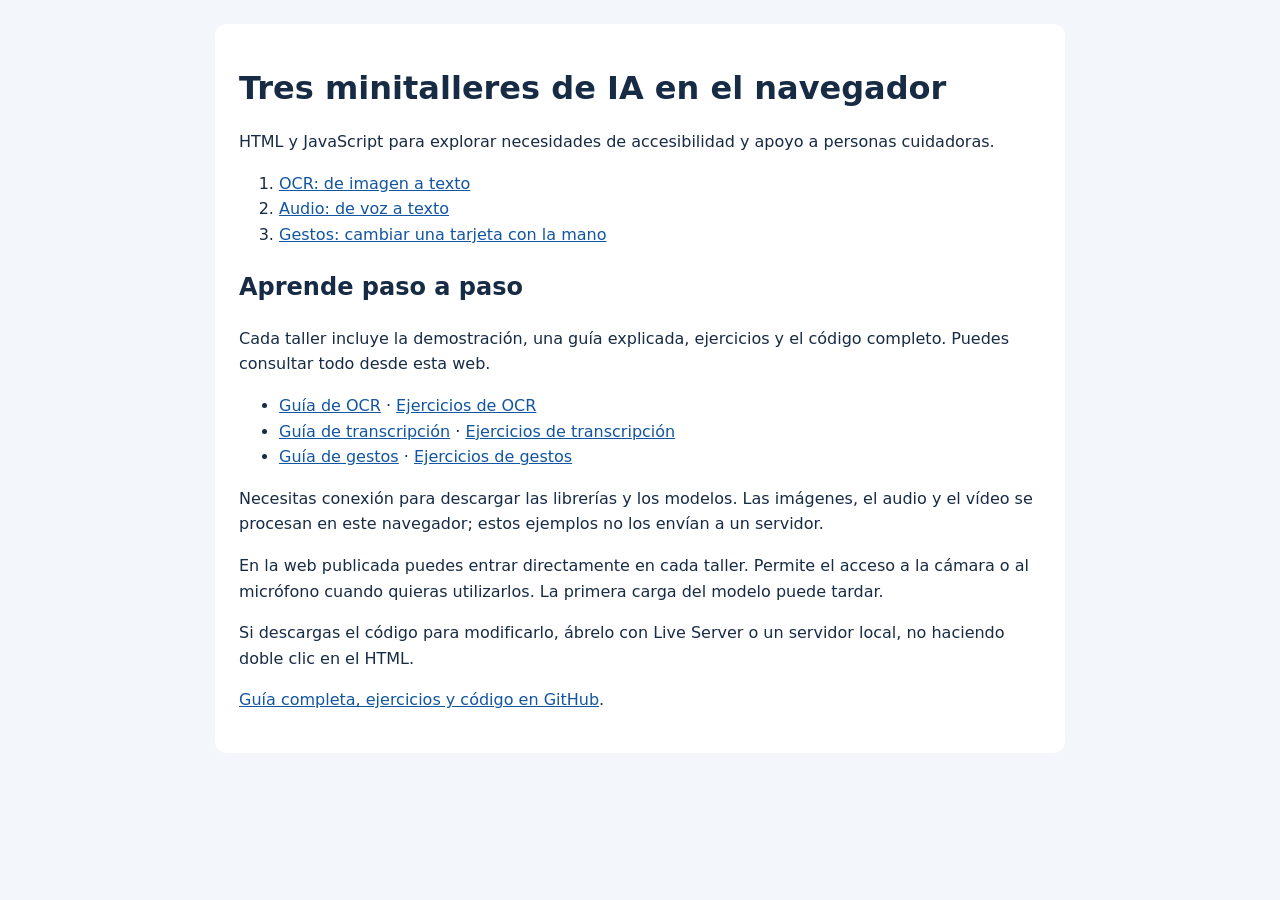
<file: index.html>
<!doctype html>
<html lang="es">
<head>
  <meta charset="utf-8">
  <meta name="viewport" content="width=device-width, initial-scale=1">
  <title>Minitalleres de IA · DWEC</title>
  <link rel="stylesheet" href="estilos.css">
</head>
<body><main>
  <h1>Tres minitalleres de IA en el navegador</h1>
  <p>HTML y JavaScript para explorar necesidades de accesibilidad y apoyo a personas cuidadoras.</p>
  <ol>
    <li><a href="01-ocr/">OCR: de imagen a texto</a></li>
    <li><a href="02-audio/">Audio: de voz a texto</a></li>
    <li><a href="03-gestos/">Gestos: cambiar una tarjeta con la mano</a></li>
  </ol>
  <h2>Aprende paso a paso</h2>
  <p>Cada taller incluye la demostración, una guía explicada, ejercicios y el código completo. Puedes consultar todo desde esta web.</p>
  <ul>
    <li><a href="01-ocr/#guia">Guía de OCR</a> · <a href="01-ocr/#ejercicios">Ejercicios de OCR</a></li>
    <li><a href="02-audio/#guia">Guía de transcripción</a> · <a href="02-audio/#ejercicios">Ejercicios de transcripción</a></li>
    <li><a href="03-gestos/#guia">Guía de gestos</a> · <a href="03-gestos/#ejercicios">Ejercicios de gestos</a></li>
  </ul>
  <p>Necesitas conexión para descargar las librerías y los modelos. Las imágenes, el audio y el vídeo se procesan en este navegador; estos ejemplos no los envían a un servidor.</p>
  <p>En la web publicada puedes entrar directamente en cada taller. Permite el acceso a la cámara o al micrófono cuando quieras utilizarlos. La primera carga del modelo puede tardar.</p>
  <p>Si descargas el código para modificarlo, ábrelo con Live Server o un servidor local, no haciendo doble clic en el HTML.</p>
  <p><a href="https://github.com/iesataulfoargentasor/dwec-ia-minitalleres#readme">Guía completa, ejercicios y código en GitHub</a>.</p>
</main></body>
</html>
</file>
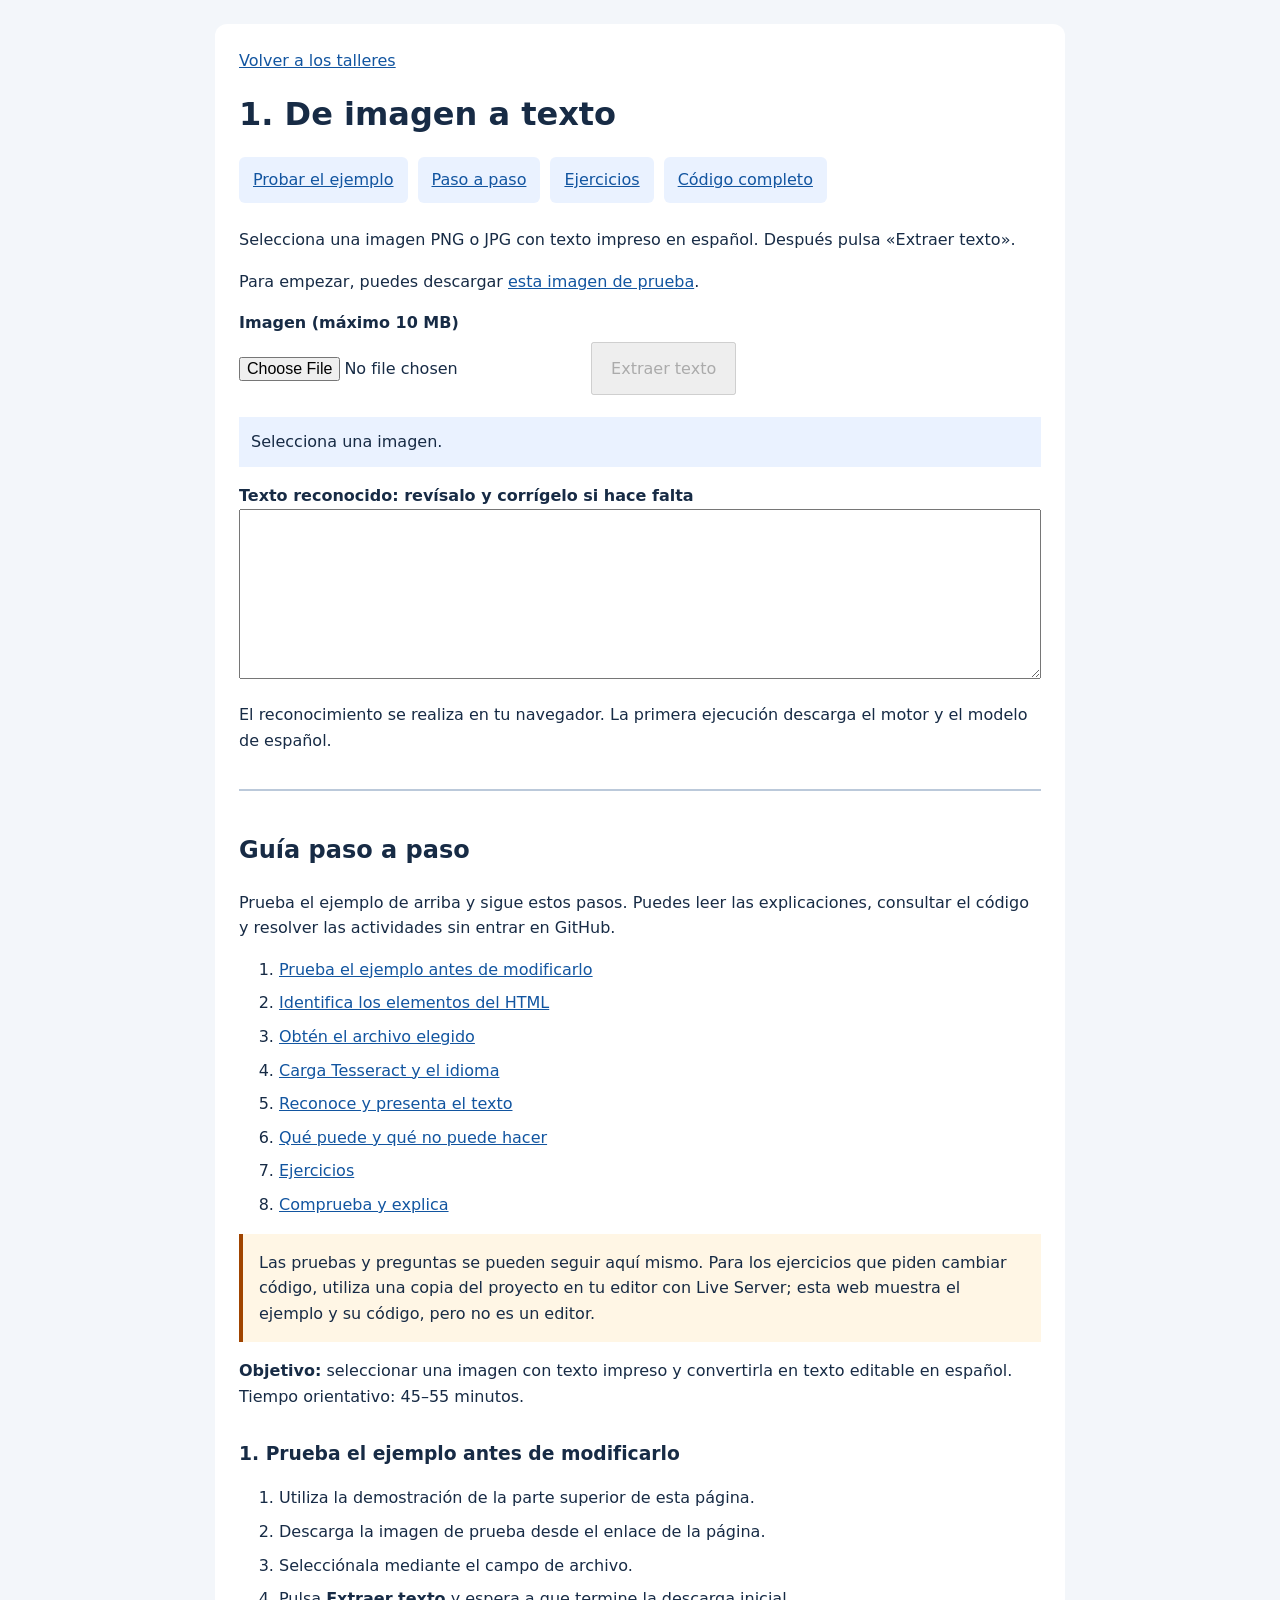
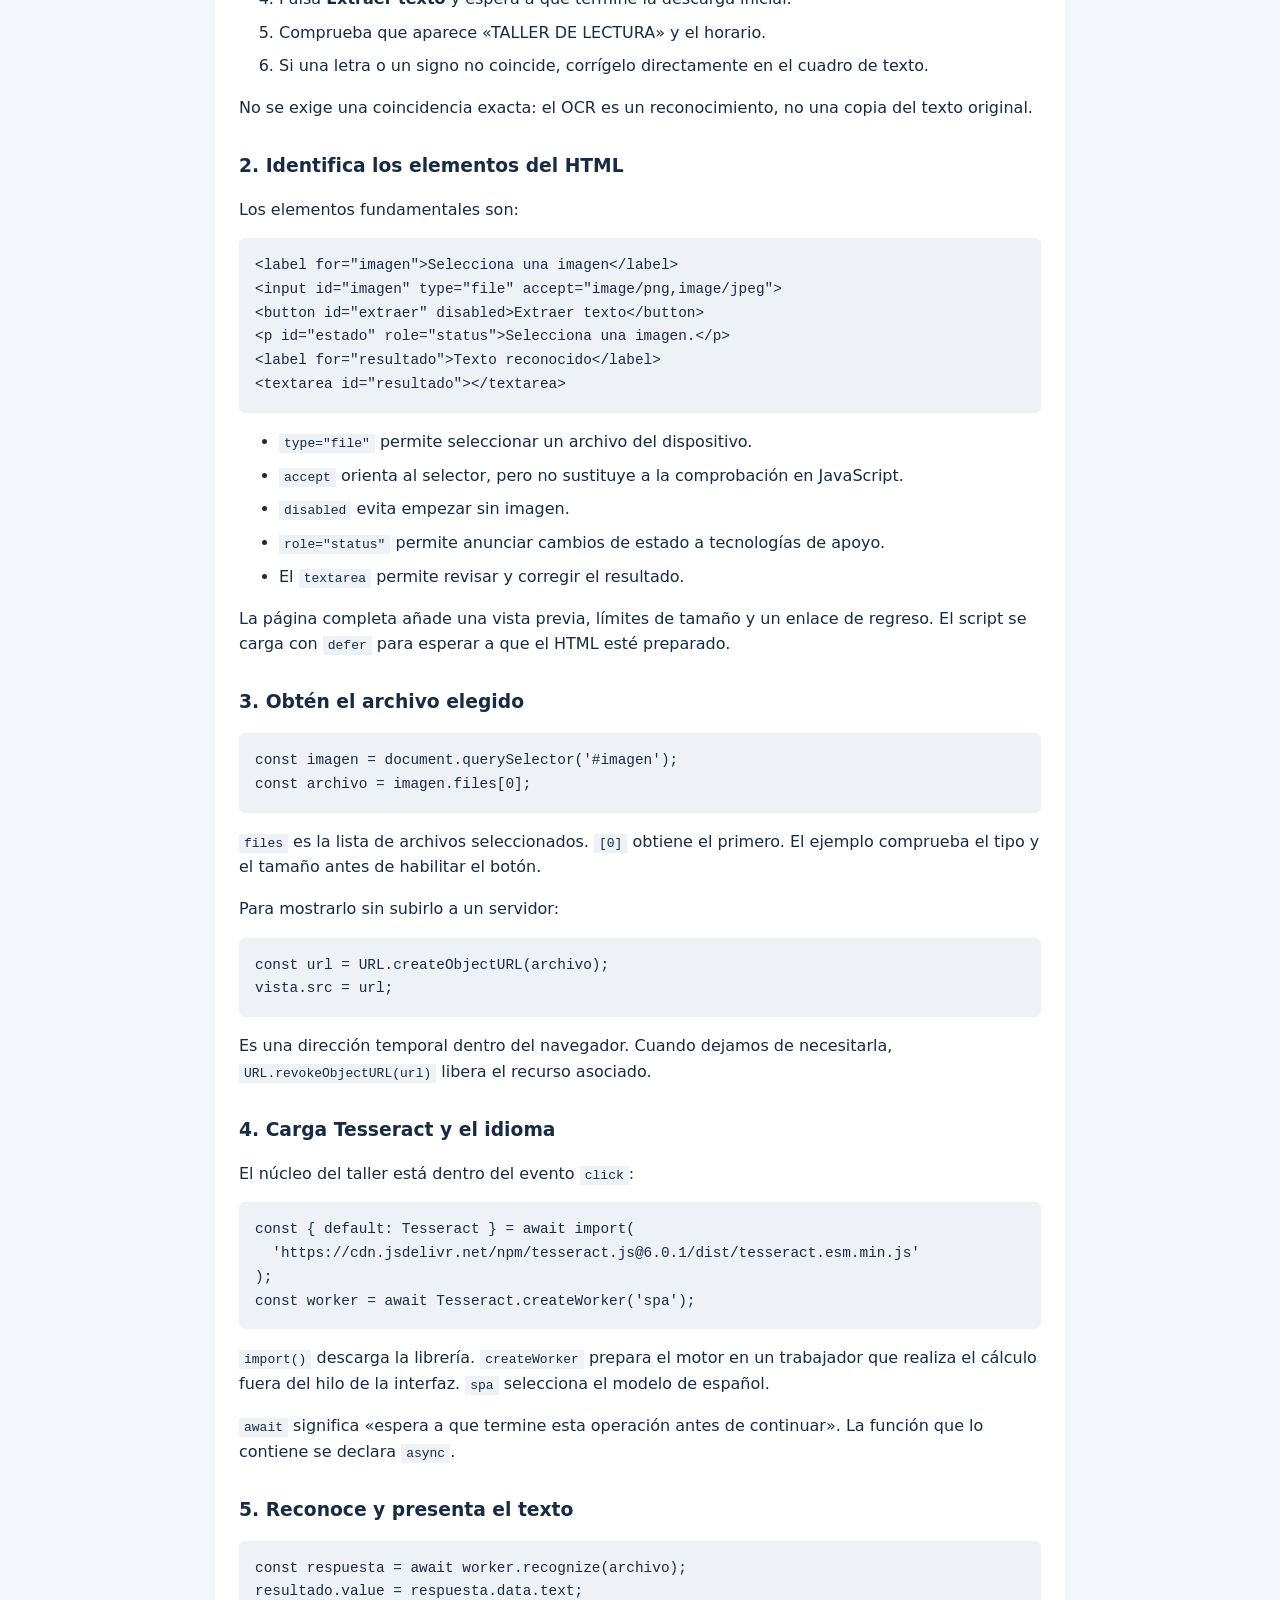
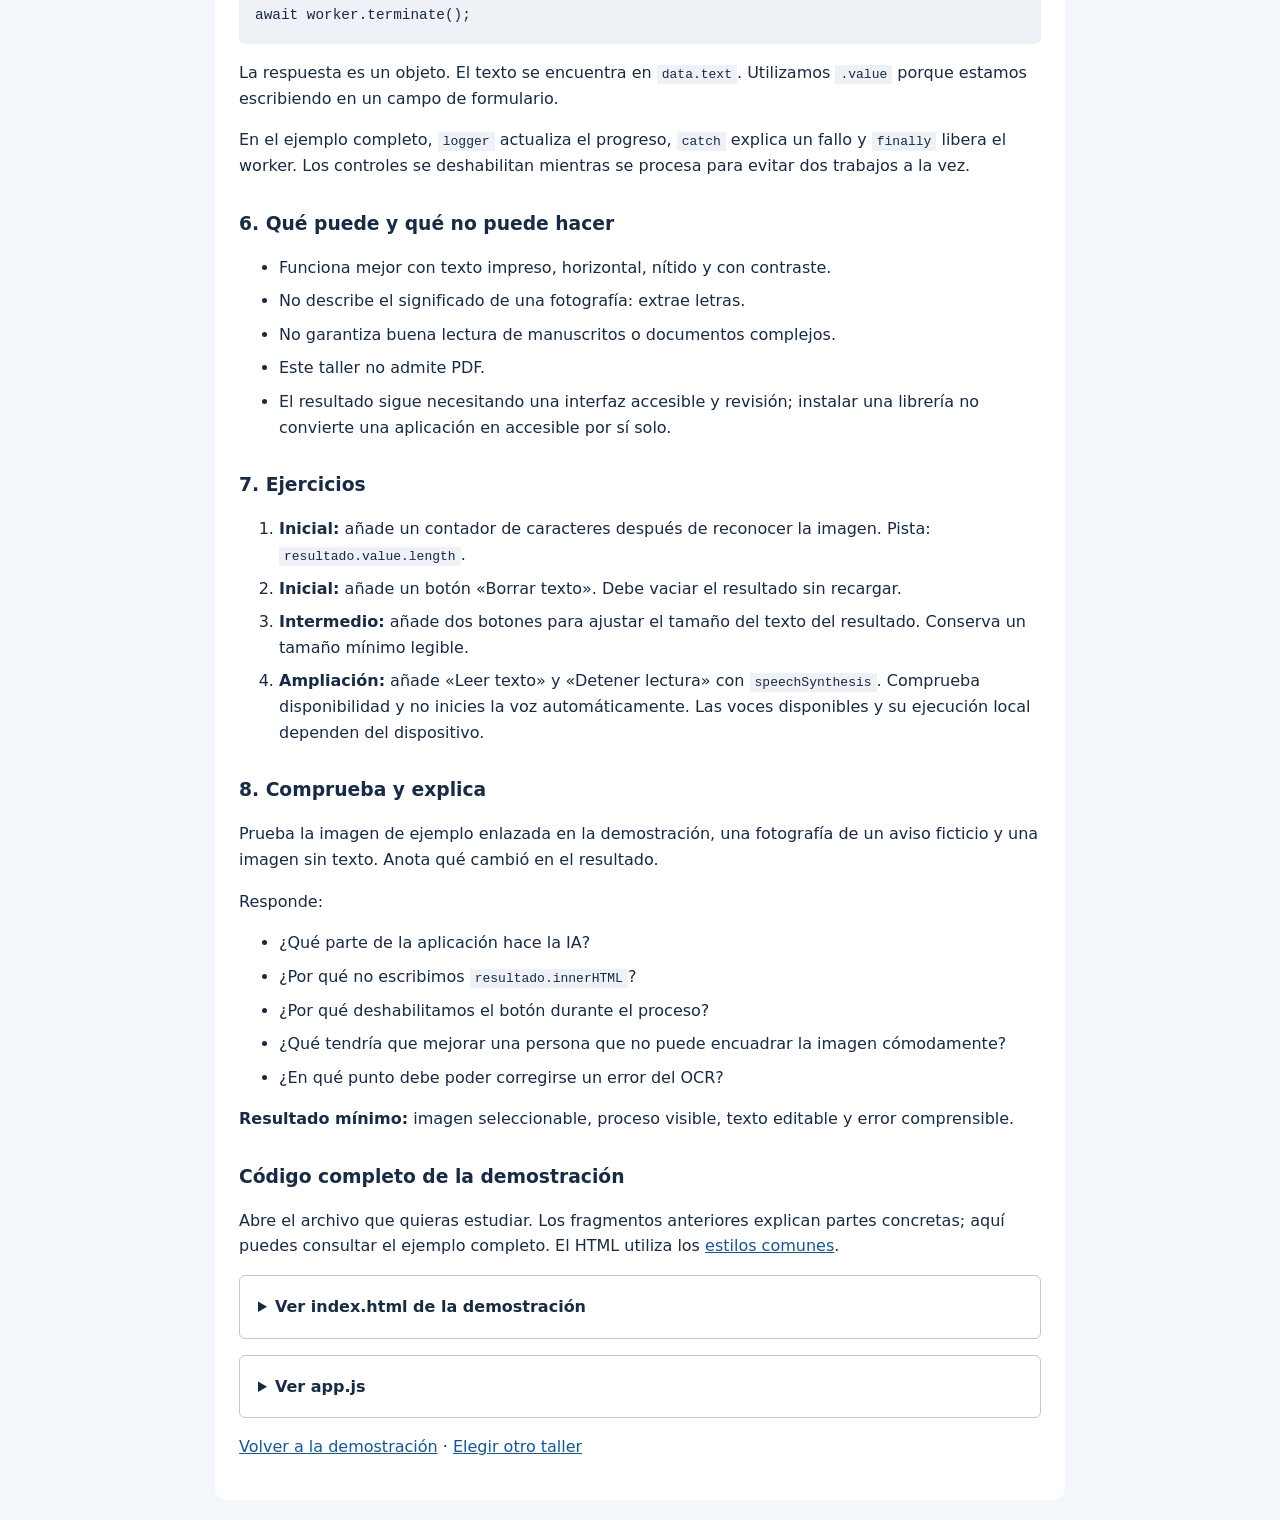
<file: 01-ocr/index.html>
<!doctype html>
<html lang="es">
<head>
  <meta charset="utf-8">
  <meta name="viewport" content="width=device-width, initial-scale=1">
  <title>Taller 1 · OCR</title>
  <link rel="stylesheet" href="../estilos.css">
  <script src="app.js" defer></script>
</head>
<body><main>
  <a href="../">Volver a los talleres</a>
  <h1>1. De imagen a texto</h1>
  <nav class="navegacion-taller" aria-label="Secciones del taller"><a href="#demo">Probar el ejemplo</a><a href="#guia">Paso a paso</a><a href="#ejercicios">Ejercicios</a><a href="#codigo">Código completo</a></nav>
  <section id="demo" aria-label="Demostración interactiva">
  <p>Selecciona una imagen PNG o JPG con texto impreso en español. Después pulsa «Extraer texto».</p>
  <p>Para empezar, puedes descargar <a href="ejemplo.png" download>esta imagen de prueba</a>.</p>
  <label for="imagen">Imagen (máximo 10 MB)</label>
  <input id="imagen" type="file" accept="image/png,image/jpeg,image/webp">
  <img id="vista" alt="Vista previa de la imagen seleccionada" hidden>
  <button id="extraer" disabled>Extraer texto</button>
  <p id="estado" class="estado" role="status">Selecciona una imagen.</p>
  <label for="resultado">Texto reconocido: revísalo y corrígelo si hace falta</label>
  <textarea id="resultado" spellcheck="true"></textarea>
  <p>El reconocimiento se realiza en tu navegador. La primera ejecución descarga el motor y el modelo de español.</p>
</section>

<section class="guia" id="guia" aria-labelledby="titulo-guia">
  <h2 id="titulo-guia">Guía paso a paso</h2>
  <p>Prueba el ejemplo de arriba y sigue estos pasos. Puedes leer las explicaciones, consultar el código y resolver las actividades sin entrar en GitHub.</p>
  <nav aria-label="Índice de la guía"><ol><li><a href="#paso-1">Prueba el ejemplo antes de modificarlo</a></li><li><a href="#paso-2">Identifica los elementos del HTML</a></li><li><a href="#paso-3">Obtén el archivo elegido</a></li><li><a href="#paso-4">Carga Tesseract y el idioma</a></li><li><a href="#paso-5">Reconoce y presenta el texto</a></li><li><a href="#paso-6">Qué puede y qué no puede hacer</a></li><li><a href="#ejercicios">Ejercicios</a></li><li><a href="#paso-8">Comprueba y explica</a></li></ol></nav>
  <p class="nota-guia">Las pruebas y preguntas se pueden seguir aquí mismo. Para los ejercicios que piden cambiar código, utiliza una copia del proyecto en tu editor con Live Server; esta web muestra el ejemplo y su código, pero no es un editor.</p>
  <p><strong>Objetivo:</strong> seleccionar una imagen con texto impreso y convertirla en texto editable en español. Tiempo orientativo: 45–55 minutos.</p>
<h3 id="paso-1">1. Prueba el ejemplo antes de modificarlo</h3>
<ol>
<li>Utiliza la demostración de la parte superior de esta página.</li>
<li>Descarga la imagen de prueba desde el enlace de la página.</li>
<li>Selecciónala mediante el campo de archivo.</li>
<li>Pulsa <strong>Extraer texto</strong> y espera a que termine la descarga inicial.</li>
<li>Comprueba que aparece «TALLER DE LECTURA» y el horario.</li>
<li>Si una letra o un signo no coincide, corrígelo directamente en el cuadro de texto.</li>
</ol>
<p>No se exige una coincidencia exacta: el OCR es un reconocimiento, no una copia del texto original.</p>
<h3 id="paso-2">2. Identifica los elementos del HTML</h3>
<p>Los elementos fundamentales son:</p>
<pre tabindex="0" role="region" aria-label="Ejemplo de código; desplazable horizontalmente"><code class="language-html">&lt;label for=&quot;imagen&quot;&gt;Selecciona una imagen&lt;/label&gt;
&lt;input id=&quot;imagen&quot; type=&quot;file&quot; accept=&quot;image/png,image/jpeg&quot;&gt;
&lt;button id=&quot;extraer&quot; disabled&gt;Extraer texto&lt;/button&gt;
&lt;p id=&quot;estado&quot; role=&quot;status&quot;&gt;Selecciona una imagen.&lt;/p&gt;
&lt;label for=&quot;resultado&quot;&gt;Texto reconocido&lt;/label&gt;
&lt;textarea id=&quot;resultado&quot;&gt;&lt;/textarea&gt;
</code></pre>
<ul>
<li><code>type=&quot;file&quot;</code> permite seleccionar un archivo del dispositivo.</li>
<li><code>accept</code> orienta al selector, pero no sustituye a la comprobación en JavaScript.</li>
<li><code>disabled</code> evita empezar sin imagen.</li>
<li><code>role=&quot;status&quot;</code> permite anunciar cambios de estado a tecnologías de apoyo.</li>
<li>El <code>textarea</code> permite revisar y corregir el resultado.</li>
</ul>
<p>La página completa añade una vista previa, límites de tamaño y un enlace de regreso. El script se carga con <code>defer</code> para esperar a que el HTML esté preparado.</p>
<h3 id="paso-3">3. Obtén el archivo elegido</h3>
<pre tabindex="0" role="region" aria-label="Ejemplo de código; desplazable horizontalmente"><code class="language-javascript">const imagen = document.querySelector(&#39;#imagen&#39;);
const archivo = imagen.files[0];
</code></pre>
<p><code>files</code> es la lista de archivos seleccionados. <code>[0]</code> obtiene el primero. El ejemplo comprueba el tipo y el tamaño antes de habilitar el botón.</p>
<p>Para mostrarlo sin subirlo a un servidor:</p>
<pre tabindex="0" role="region" aria-label="Ejemplo de código; desplazable horizontalmente"><code class="language-javascript">const url = URL.createObjectURL(archivo);
vista.src = url;
</code></pre>
<p>Es una dirección temporal dentro del navegador. Cuando dejamos de necesitarla, <code>URL.revokeObjectURL(url)</code> libera el recurso asociado.</p>
<h3 id="paso-4">4. Carga Tesseract y el idioma</h3>
<p>El núcleo del taller está dentro del evento <code>click</code>:</p>
<pre tabindex="0" role="region" aria-label="Ejemplo de código; desplazable horizontalmente"><code class="language-javascript">const { default: Tesseract } = await import(
  &#39;https://cdn.jsdelivr.net/npm/tesseract.js@6.0.1/dist/tesseract.esm.min.js&#39;
);
const worker = await Tesseract.createWorker(&#39;spa&#39;);
</code></pre>
<p><code>import()</code> descarga la librería. <code>createWorker</code> prepara el motor en un trabajador que realiza el cálculo fuera del hilo de la interfaz. <code>spa</code> selecciona el modelo de español.</p>
<p><code>await</code> significa «espera a que termine esta operación antes de continuar». La función que lo contiene se declara <code>async</code>.</p>
<h3 id="paso-5">5. Reconoce y presenta el texto</h3>
<pre tabindex="0" role="region" aria-label="Ejemplo de código; desplazable horizontalmente"><code class="language-javascript">const respuesta = await worker.recognize(archivo);
resultado.value = respuesta.data.text;
await worker.terminate();
</code></pre>
<p>La respuesta es un objeto. El texto se encuentra en <code>data.text</code>. Utilizamos <code>.value</code> porque estamos escribiendo en un campo de formulario.</p>
<p>En el ejemplo completo, <code>logger</code> actualiza el progreso, <code>catch</code> explica un fallo y <code>finally</code> libera el worker. Los controles se deshabilitan mientras se procesa para evitar dos trabajos a la vez.</p>
<h3 id="paso-6">6. Qué puede y qué no puede hacer</h3>
<ul>
<li>Funciona mejor con texto impreso, horizontal, nítido y con contraste.</li>
<li>No describe el significado de una fotografía: extrae letras.</li>
<li>No garantiza buena lectura de manuscritos o documentos complejos.</li>
<li>Este taller no admite PDF.</li>
<li>El resultado sigue necesitando una interfaz accesible y revisión; instalar una librería no convierte una aplicación en accesible por sí solo.</li>
</ul>
<h3 id="ejercicios">7. Ejercicios</h3>
<ol>
<li><strong>Inicial:</strong> añade un contador de caracteres después de reconocer la imagen. Pista: <code>resultado.value.length</code>.</li>
<li><strong>Inicial:</strong> añade un botón «Borrar texto». Debe vaciar el resultado sin recargar.</li>
<li><strong>Intermedio:</strong> añade dos botones para ajustar el tamaño del texto del resultado. Conserva un tamaño mínimo legible.</li>
<li><strong>Ampliación:</strong> añade «Leer texto» y «Detener lectura» con <code>speechSynthesis</code>. Comprueba disponibilidad y no inicies la voz automáticamente. Las voces disponibles y su ejecución local dependen del dispositivo.</li>
</ol>
<h3 id="paso-8">8. Comprueba y explica</h3>
<p>Prueba la imagen de ejemplo enlazada en la demostración, una fotografía de un aviso ficticio y una imagen sin texto. Anota qué cambió en el resultado.</p>
<p>Responde:</p>
<ul>
<li>¿Qué parte de la aplicación hace la IA?</li>
<li>¿Por qué no escribimos <code>resultado.innerHTML</code>?</li>
<li>¿Por qué deshabilitamos el botón durante el proceso?</li>
<li>¿Qué tendría que mejorar una persona que no puede encuadrar la imagen cómodamente?</li>
<li>¿En qué punto debe poder corregirse un error del OCR?</li>
</ul>
<p><strong>Resultado mínimo:</strong> imagen seleccionable, proceso visible, texto editable y error comprensible.</p>

  <h3 id="codigo">Código completo de la demostración</h3>
  <p>Abre el archivo que quieras estudiar. Los fragmentos anteriores explican partes concretas; aquí puedes consultar el ejemplo completo. El HTML utiliza los <a href="../estilos.css">estilos comunes</a>.</p>
  <details><summary>Ver index.html de la demostración</summary><pre tabindex="0" role="region" aria-label="Código de index.html"><code>&lt;!doctype html&gt;
&lt;html lang=&quot;es&quot;&gt;
&lt;head&gt;
  &lt;meta charset=&quot;utf-8&quot;&gt;
  &lt;meta name=&quot;viewport&quot; content=&quot;width=device-width, initial-scale=1&quot;&gt;
  &lt;title&gt;Taller 1 · OCR&lt;/title&gt;
  &lt;link rel=&quot;stylesheet&quot; href=&quot;../estilos.css&quot;&gt;
  &lt;script src=&quot;app.js&quot; defer&gt;&lt;/script&gt;
&lt;/head&gt;
&lt;body&gt;&lt;main&gt;
  &lt;a href=&quot;../&quot;&gt;Volver a los talleres&lt;/a&gt;
  &lt;h1&gt;1. De imagen a texto&lt;/h1&gt;
  &lt;p&gt;Selecciona una imagen PNG o JPG con texto impreso en español. Después pulsa «Extraer texto».&lt;/p&gt;
  &lt;p&gt;Para empezar, puedes descargar &lt;a href=&quot;ejemplo.png&quot; download&gt;esta imagen de prueba&lt;/a&gt;.&lt;/p&gt;
  &lt;label for=&quot;imagen&quot;&gt;Imagen (máximo 10 MB)&lt;/label&gt;
  &lt;input id=&quot;imagen&quot; type=&quot;file&quot; accept=&quot;image/png,image/jpeg,image/webp&quot;&gt;
  &lt;img id=&quot;vista&quot; alt=&quot;Vista previa de la imagen seleccionada&quot; hidden&gt;
  &lt;button id=&quot;extraer&quot; disabled&gt;Extraer texto&lt;/button&gt;
  &lt;p id=&quot;estado&quot; class=&quot;estado&quot; role=&quot;status&quot;&gt;Selecciona una imagen.&lt;/p&gt;
  &lt;label for=&quot;resultado&quot;&gt;Texto reconocido: revísalo y corrígelo si hace falta&lt;/label&gt;
  &lt;textarea id=&quot;resultado&quot; spellcheck=&quot;true&quot;&gt;&lt;/textarea&gt;
  &lt;p&gt;El reconocimiento se realiza en tu navegador. La primera ejecución descarga el motor y el modelo de español.&lt;/p&gt;
&lt;/main&gt;&lt;/body&gt;
&lt;/html&gt;
</code></pre></details>
<details><summary>Ver app.js</summary><pre tabindex="0" role="region" aria-label="Código de app.js"><code>// 1. Seleccionamos los elementos del HTML.
const imagen = document.querySelector('#imagen');
const vista = document.querySelector('#vista');
const extraer = document.querySelector('#extraer');
const estado = document.querySelector('#estado');
const resultado = document.querySelector('#resultado');
let urlImagen;

// 2. Mostramos una vista previa sin subir el archivo a Internet.
imagen.addEventListener('change', () =&gt; {
  if (urlImagen) URL.revokeObjectURL(urlImagen);
  vista.hidden = true;
  extraer.disabled = true;
  resultado.value = '';
  const archivo = imagen.files[0];
  if (!archivo) return;
  if (!['image/png', 'image/jpeg', 'image/webp'].includes(archivo.type)
      || archivo.size &gt; 10 * 1024 * 1024) {
    estado.textContent = 'Elige un PNG, JPG o WebP de hasta 10 MB.';
    return;
  }
  urlImagen = URL.createObjectURL(archivo);
  vista.src = urlImagen;
  vista.hidden = false;
  extraer.disabled = false;
  estado.textContent = 'Imagen preparada. Pulsa Extraer texto.';
});

// 3. Cargamos la librería solo cuando se necesita.
extraer.addEventListener('click', async () =&gt; {
  extraer.disabled = true;
  imagen.disabled = true;
  resultado.value = '';
  estado.textContent = 'Cargando el motor OCR y el idioma español…';
  let worker;
  try {
    const { default: Tesseract } = await import(
      'https://cdn.jsdelivr.net/npm/tesseract.js@6.0.1/dist/tesseract.esm.min.js'
    );
    // Un worker realiza el trabajo pesado fuera del hilo de la interfaz.
    worker = await Tesseract.createWorker('spa', 1, {
      logger: (mensaje) =&gt; {
        if (mensaje.status === 'recognizing text') {
          estado.textContent = `Reconociendo texto: ${Math.round(mensaje.progress * 100)} %`;
        }
      }
    });
    // 4. Entregamos el archivo al motor y esperamos su resultado.
    const respuesta = await worker.recognize(imagen.files[0]);
    resultado.value = respuesta.data.text;
    estado.textContent = resultado.value.trim()
      ? 'Terminado. Revisa el texto: el OCR puede equivocarse.'
      : 'No se ha encontrado texto. Prueba una imagen más nítida.';
  } catch (error) {
    console.error(error);
    estado.textContent = 'No se pudo leer la imagen. Comprueba la conexión y prueba otra imagen.';
  } finally {
    // 5. Liberamos recursos, también si se ha producido un error.
    if (worker) await worker.terminate();
    extraer.disabled = false;
    imagen.disabled = false;
  }
});
</code></pre></details>
  <p><a href="#demo">Volver a la demostración</a> · <a href="../">Elegir otro taller</a></p>
</section>
</main></body>
</html>
</file>
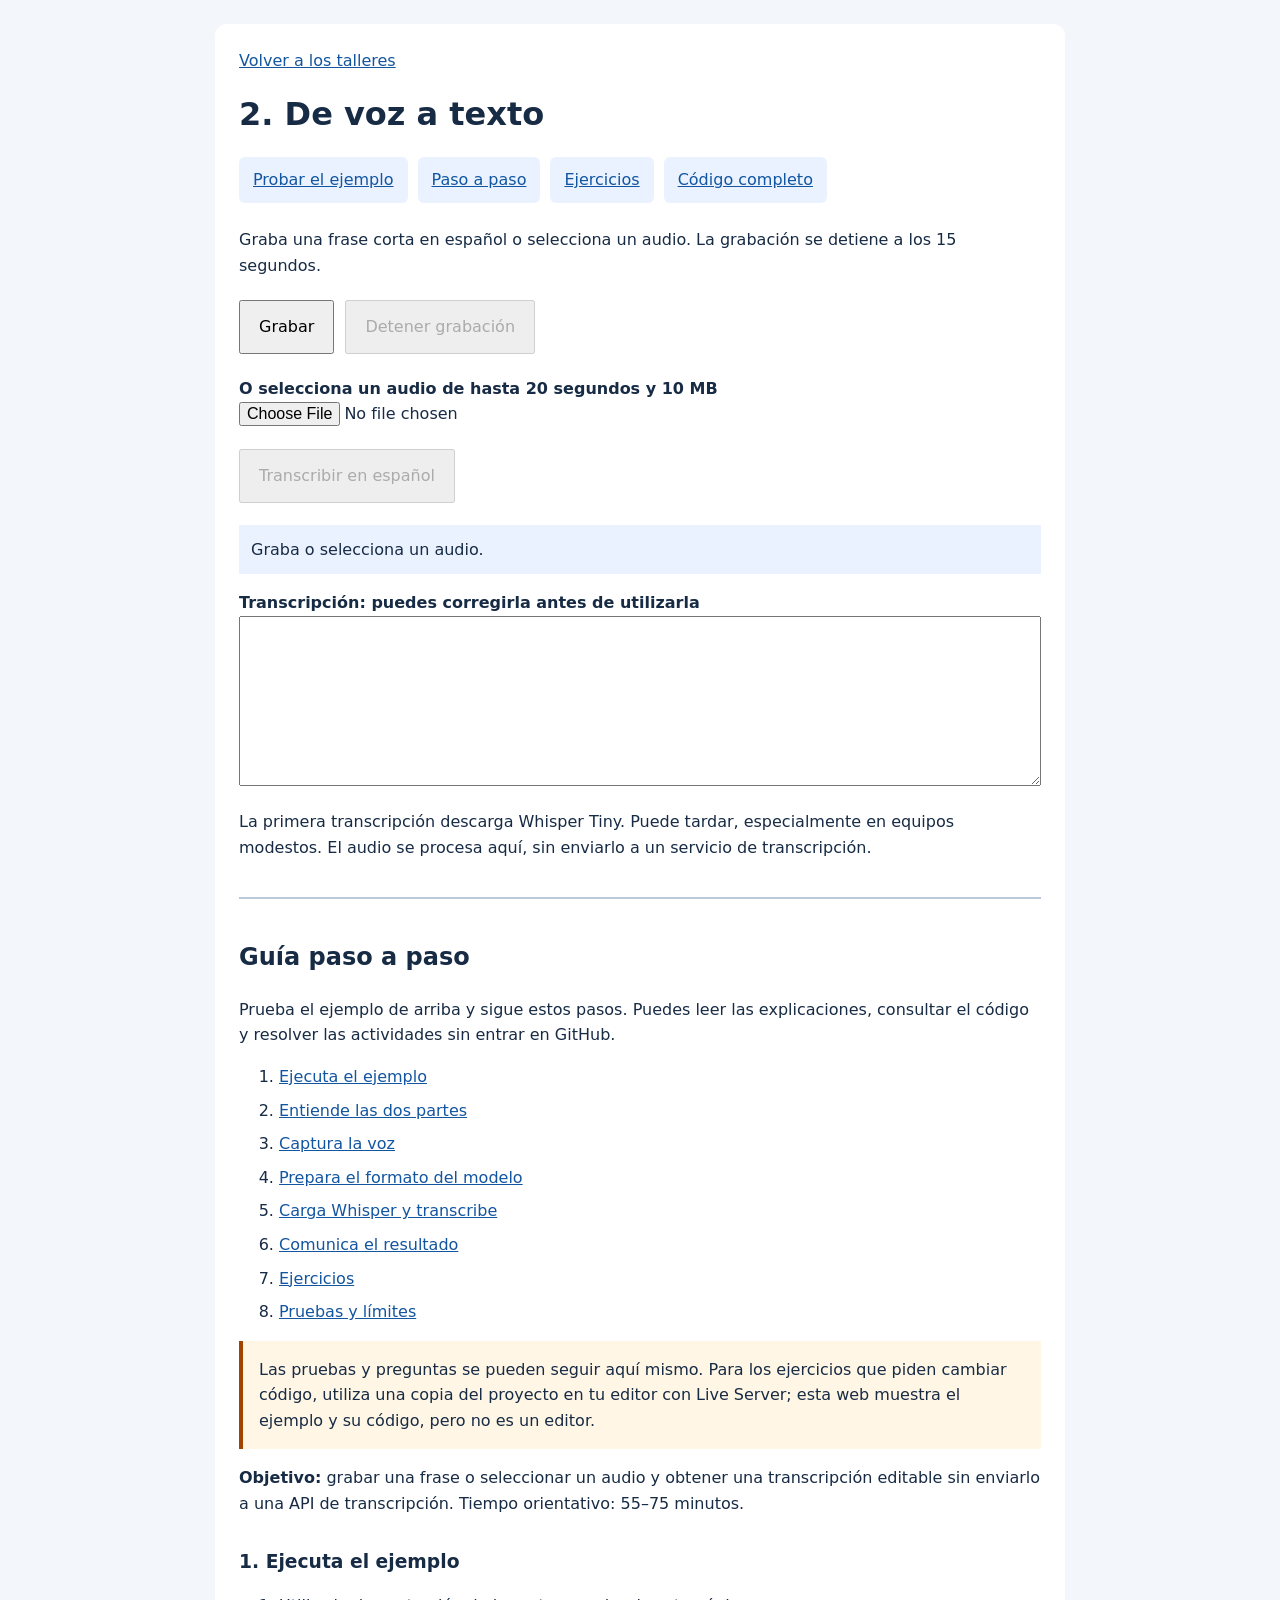
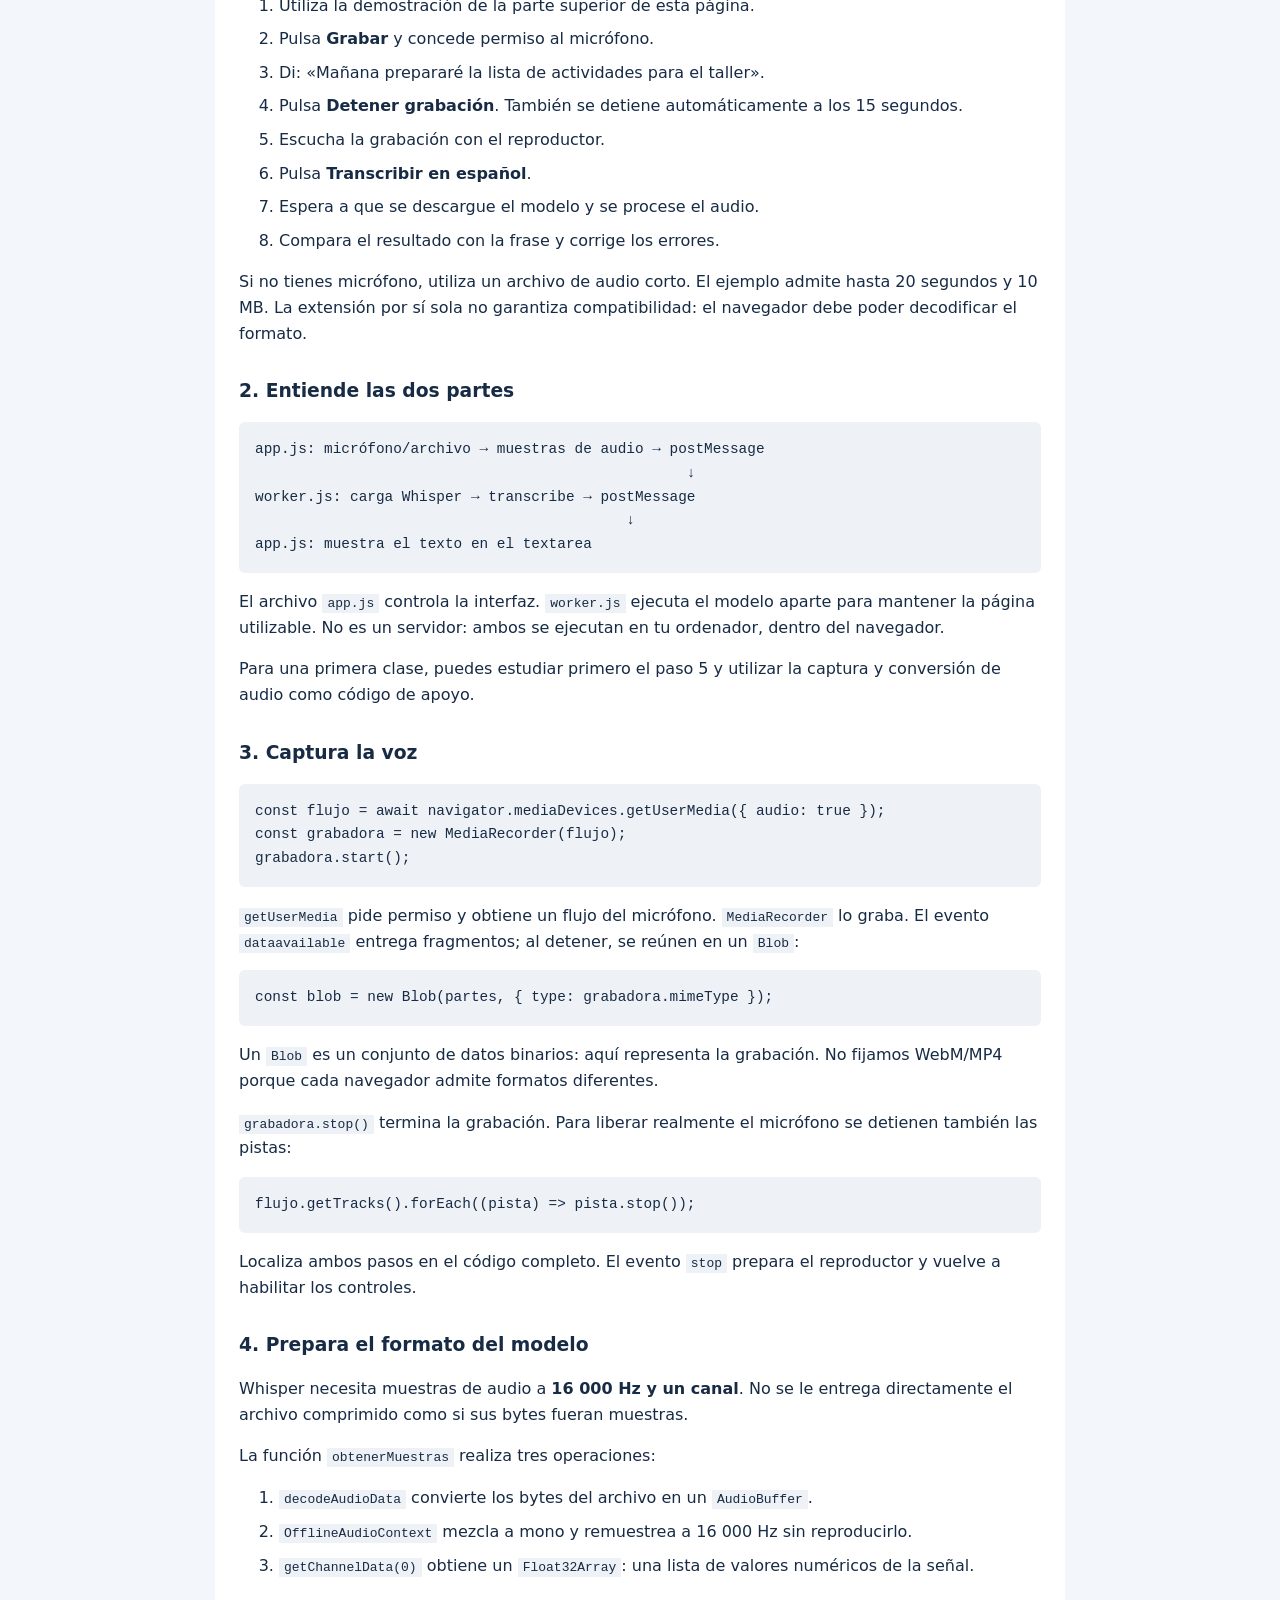
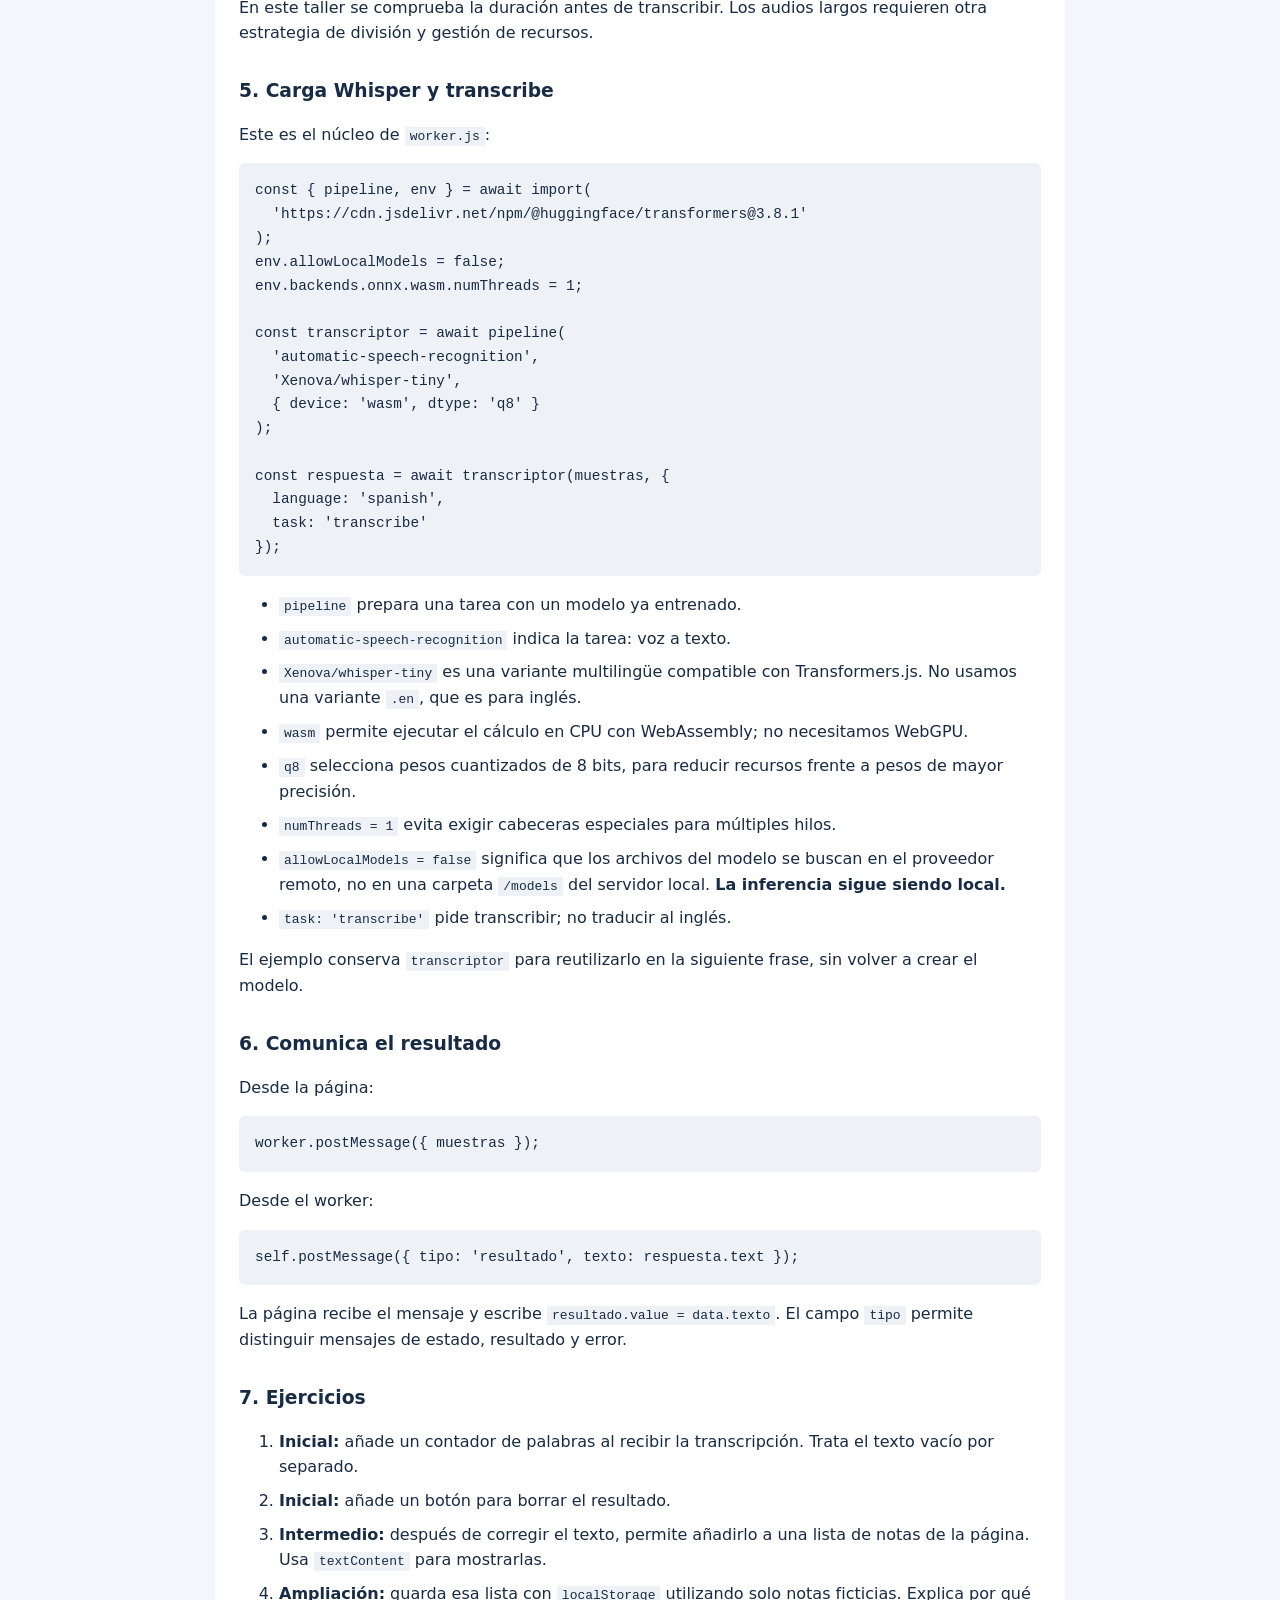
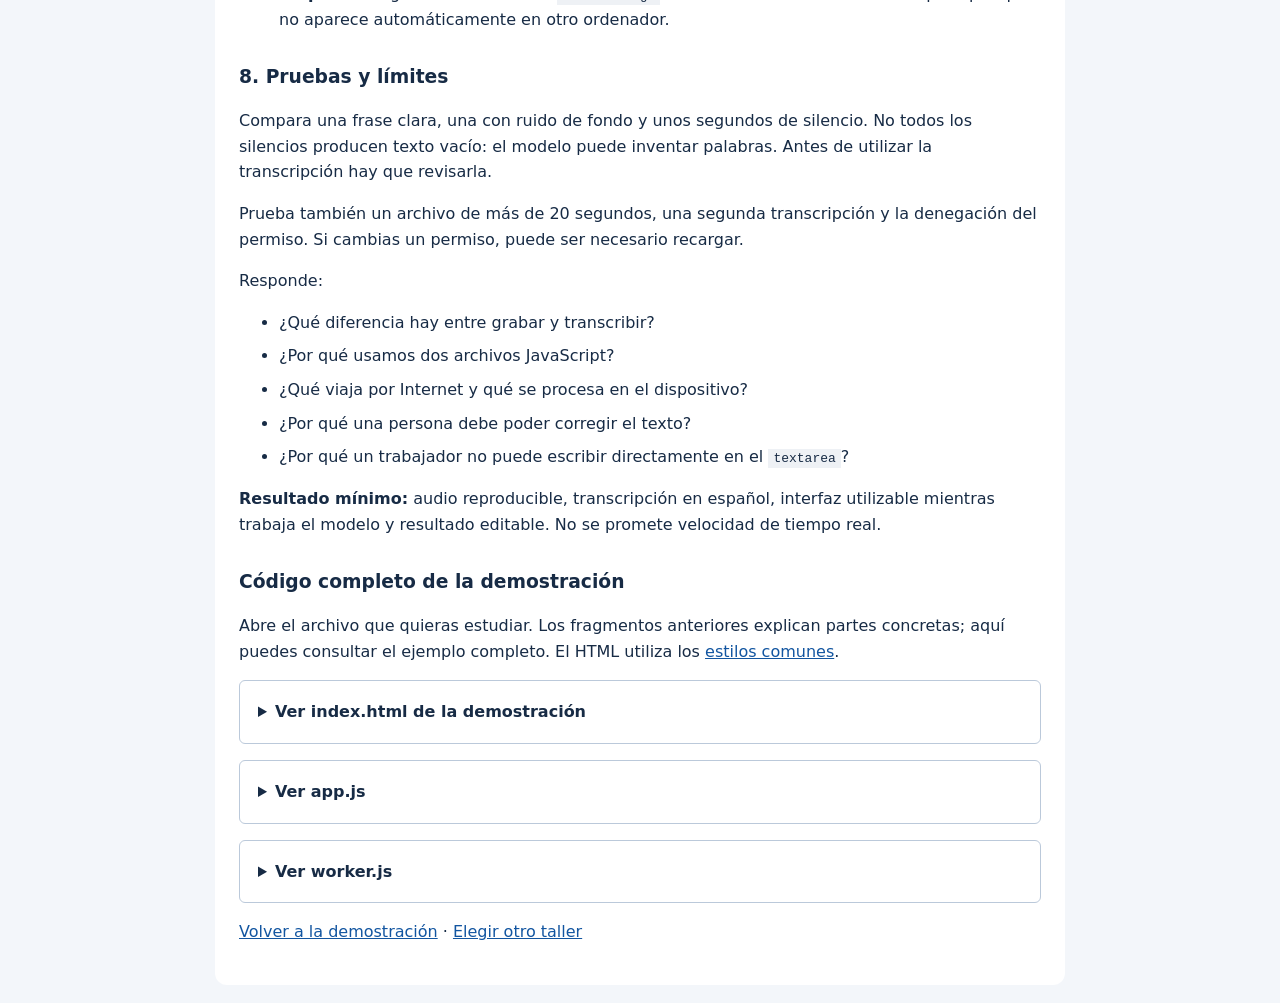
<file: 02-audio/index.html>
<!doctype html>
<html lang="es">
<head>
  <meta charset="utf-8">
  <meta name="viewport" content="width=device-width, initial-scale=1">
  <title>Taller 2 · Transcripción</title>
  <link rel="stylesheet" href="../estilos.css">
  <script type="module" src="app.js"></script>
</head>
<body><main>
  <a href="../">Volver a los talleres</a>
  <h1>2. De voz a texto</h1>
  <nav class="navegacion-taller" aria-label="Secciones del taller"><a href="#demo">Probar el ejemplo</a><a href="#guia">Paso a paso</a><a href="#ejercicios">Ejercicios</a><a href="#codigo">Código completo</a></nav>
  <section id="demo" aria-label="Demostración interactiva">
  <p>Graba una frase corta en español o selecciona un audio. La grabación se detiene a los 15 segundos.</p>
  <button id="grabar">Grabar</button>
  <button id="detener" disabled>Detener grabación</button>
  <label for="archivo">O selecciona un audio de hasta 20 segundos y 10 MB</label>
  <input id="archivo" type="file" accept="audio/*">
  <p><audio id="reproductor" controls aria-label="Escuchar el audio elegido" hidden></audio></p>
  <button id="transcribir" disabled>Transcribir en español</button>
  <p id="estado" class="estado" role="status">Graba o selecciona un audio.</p>
  <label for="resultado">Transcripción: puedes corregirla antes de utilizarla</label>
  <textarea id="resultado"></textarea>
  <p>La primera transcripción descarga Whisper Tiny. Puede tardar, especialmente en equipos modestos. El audio se procesa aquí, sin enviarlo a un servicio de transcripción.</p>
</section>

<section class="guia" id="guia" aria-labelledby="titulo-guia">
  <h2 id="titulo-guia">Guía paso a paso</h2>
  <p>Prueba el ejemplo de arriba y sigue estos pasos. Puedes leer las explicaciones, consultar el código y resolver las actividades sin entrar en GitHub.</p>
  <nav aria-label="Índice de la guía"><ol><li><a href="#paso-1">Ejecuta el ejemplo</a></li><li><a href="#paso-2">Entiende las dos partes</a></li><li><a href="#paso-3">Captura la voz</a></li><li><a href="#paso-4">Prepara el formato del modelo</a></li><li><a href="#paso-5">Carga Whisper y transcribe</a></li><li><a href="#paso-6">Comunica el resultado</a></li><li><a href="#ejercicios">Ejercicios</a></li><li><a href="#paso-8">Pruebas y límites</a></li></ol></nav>
  <p class="nota-guia">Las pruebas y preguntas se pueden seguir aquí mismo. Para los ejercicios que piden cambiar código, utiliza una copia del proyecto en tu editor con Live Server; esta web muestra el ejemplo y su código, pero no es un editor.</p>
  <p><strong>Objetivo:</strong> grabar una frase o seleccionar un audio y obtener una transcripción editable sin enviarlo a una API de transcripción. Tiempo orientativo: 55–75 minutos.</p>
<h3 id="paso-1">1. Ejecuta el ejemplo</h3>
<ol>
<li>Utiliza la demostración de la parte superior de esta página.</li>
<li>Pulsa <strong>Grabar</strong> y concede permiso al micrófono.</li>
<li>Di: «Mañana prepararé la lista de actividades para el taller».</li>
<li>Pulsa <strong>Detener grabación</strong>. También se detiene automáticamente a los 15 segundos.</li>
<li>Escucha la grabación con el reproductor.</li>
<li>Pulsa <strong>Transcribir en español</strong>.</li>
<li>Espera a que se descargue el modelo y se procese el audio.</li>
<li>Compara el resultado con la frase y corrige los errores.</li>
</ol>
<p>Si no tienes micrófono, utiliza un archivo de audio corto. El ejemplo admite hasta 20 segundos y 10 MB. La extensión por sí sola no garantiza compatibilidad: el navegador debe poder decodificar el formato.</p>
<h3 id="paso-2">2. Entiende las dos partes</h3>
<pre tabindex="0" role="region" aria-label="Ejemplo de código; desplazable horizontalmente"><code class="language-text">app.js: micrófono/archivo → muestras de audio → postMessage
                                                  ↓
worker.js: carga Whisper → transcribe → postMessage
                                           ↓
app.js: muestra el texto en el textarea
</code></pre>
<p>El archivo <code>app.js</code> controla la interfaz. <code>worker.js</code> ejecuta el modelo aparte para mantener la página utilizable. No es un servidor: ambos se ejecutan en tu ordenador, dentro del navegador.</p>
<p>Para una primera clase, puedes estudiar primero el paso 5 y utilizar la captura y conversión de audio como código de apoyo.</p>
<h3 id="paso-3">3. Captura la voz</h3>
<pre tabindex="0" role="region" aria-label="Ejemplo de código; desplazable horizontalmente"><code class="language-javascript">const flujo = await navigator.mediaDevices.getUserMedia({ audio: true });
const grabadora = new MediaRecorder(flujo);
grabadora.start();
</code></pre>
<p><code>getUserMedia</code> pide permiso y obtiene un flujo del micrófono. <code>MediaRecorder</code> lo graba. El evento <code>dataavailable</code> entrega fragmentos; al detener, se reúnen en un <code>Blob</code>:</p>
<pre tabindex="0" role="region" aria-label="Ejemplo de código; desplazable horizontalmente"><code class="language-javascript">const blob = new Blob(partes, { type: grabadora.mimeType });
</code></pre>
<p>Un <code>Blob</code> es un conjunto de datos binarios: aquí representa la grabación. No fijamos WebM/MP4 porque cada navegador admite formatos diferentes.</p>
<p><code>grabadora.stop()</code> termina la grabación. Para liberar realmente el micrófono se detienen también las pistas:</p>
<pre tabindex="0" role="region" aria-label="Ejemplo de código; desplazable horizontalmente"><code class="language-javascript">flujo.getTracks().forEach((pista) =&gt; pista.stop());
</code></pre>
<p>Localiza ambos pasos en el código completo. El evento <code>stop</code> prepara el reproductor y vuelve a habilitar los controles.</p>
<h3 id="paso-4">4. Prepara el formato del modelo</h3>
<p>Whisper necesita muestras de audio a <strong>16 000 Hz y un canal</strong>. No se le entrega directamente el archivo comprimido como si sus bytes fueran muestras.</p>
<p>La función <code>obtenerMuestras</code> realiza tres operaciones:</p>
<ol>
<li><code>decodeAudioData</code> convierte los bytes del archivo en un <code>AudioBuffer</code>.</li>
<li><code>OfflineAudioContext</code> mezcla a mono y remuestrea a 16 000 Hz sin reproducirlo.</li>
<li><code>getChannelData(0)</code> obtiene un <code>Float32Array</code>: una lista de valores numéricos de la señal.</li>
</ol>
<p>En este taller se comprueba la duración antes de transcribir. Los audios largos requieren otra estrategia de división y gestión de recursos.</p>
<h3 id="paso-5">5. Carga Whisper y transcribe</h3>
<p>Este es el núcleo de <code>worker.js</code>:</p>
<pre tabindex="0" role="region" aria-label="Ejemplo de código; desplazable horizontalmente"><code class="language-javascript">const { pipeline, env } = await import(
  &#39;https://cdn.jsdelivr.net/npm/@huggingface/transformers@3.8.1&#39;
);
env.allowLocalModels = false;
env.backends.onnx.wasm.numThreads = 1;

const transcriptor = await pipeline(
  &#39;automatic-speech-recognition&#39;,
  &#39;Xenova/whisper-tiny&#39;,
  { device: &#39;wasm&#39;, dtype: &#39;q8&#39; }
);

const respuesta = await transcriptor(muestras, {
  language: &#39;spanish&#39;,
  task: &#39;transcribe&#39;
});
</code></pre>
<ul>
<li><code>pipeline</code> prepara una tarea con un modelo ya entrenado.</li>
<li><code>automatic-speech-recognition</code> indica la tarea: voz a texto.</li>
<li><code>Xenova/whisper-tiny</code> es una variante multilingüe compatible con Transformers.js. No usamos una variante <code>.en</code>, que es para inglés.</li>
<li><code>wasm</code> permite ejecutar el cálculo en CPU con WebAssembly; no necesitamos WebGPU.</li>
<li><code>q8</code> selecciona pesos cuantizados de 8 bits, para reducir recursos frente a pesos de mayor precisión.</li>
<li><code>numThreads = 1</code> evita exigir cabeceras especiales para múltiples hilos.</li>
<li><code>allowLocalModels = false</code> significa que los archivos del modelo se buscan en el proveedor remoto, no en una carpeta <code>/models</code> del servidor local. <strong>La inferencia sigue siendo local.</strong></li>
<li><code>task: &#39;transcribe&#39;</code> pide transcribir; no traducir al inglés.</li>
</ul>
<p>El ejemplo conserva <code>transcriptor</code> para reutilizarlo en la siguiente frase, sin volver a crear el modelo.</p>
<h3 id="paso-6">6. Comunica el resultado</h3>
<p>Desde la página:</p>
<pre tabindex="0" role="region" aria-label="Ejemplo de código; desplazable horizontalmente"><code class="language-javascript">worker.postMessage({ muestras });
</code></pre>
<p>Desde el worker:</p>
<pre tabindex="0" role="region" aria-label="Ejemplo de código; desplazable horizontalmente"><code class="language-javascript">self.postMessage({ tipo: &#39;resultado&#39;, texto: respuesta.text });
</code></pre>
<p>La página recibe el mensaje y escribe <code>resultado.value = data.texto</code>. El campo <code>tipo</code> permite distinguir mensajes de estado, resultado y error.</p>
<h3 id="ejercicios">7. Ejercicios</h3>
<ol>
<li><strong>Inicial:</strong> añade un contador de palabras al recibir la transcripción. Trata el texto vacío por separado.</li>
<li><strong>Inicial:</strong> añade un botón para borrar el resultado.</li>
<li><strong>Intermedio:</strong> después de corregir el texto, permite añadirlo a una lista de notas de la página. Usa <code>textContent</code> para mostrarlas.</li>
<li><strong>Ampliación:</strong> guarda esa lista con <code>localStorage</code> utilizando solo notas ficticias. Explica por qué no aparece automáticamente en otro ordenador.</li>
</ol>
<h3 id="paso-8">8. Pruebas y límites</h3>
<p>Compara una frase clara, una con ruido de fondo y unos segundos de silencio. No todos los silencios producen texto vacío: el modelo puede inventar palabras. Antes de utilizar la transcripción hay que revisarla.</p>
<p>Prueba también un archivo de más de 20 segundos, una segunda transcripción y la denegación del permiso. Si cambias un permiso, puede ser necesario recargar.</p>
<p>Responde:</p>
<ul>
<li>¿Qué diferencia hay entre grabar y transcribir?</li>
<li>¿Por qué usamos dos archivos JavaScript?</li>
<li>¿Qué viaja por Internet y qué se procesa en el dispositivo?</li>
<li>¿Por qué una persona debe poder corregir el texto?</li>
<li>¿Por qué un trabajador no puede escribir directamente en el <code>textarea</code>?</li>
</ul>
<p><strong>Resultado mínimo:</strong> audio reproducible, transcripción en español, interfaz utilizable mientras trabaja el modelo y resultado editable. No se promete velocidad de tiempo real.</p>

  <h3 id="codigo">Código completo de la demostración</h3>
  <p>Abre el archivo que quieras estudiar. Los fragmentos anteriores explican partes concretas; aquí puedes consultar el ejemplo completo. El HTML utiliza los <a href="../estilos.css">estilos comunes</a>.</p>
  <details><summary>Ver index.html de la demostración</summary><pre tabindex="0" role="region" aria-label="Código de index.html"><code>&lt;!doctype html&gt;
&lt;html lang=&quot;es&quot;&gt;
&lt;head&gt;
  &lt;meta charset=&quot;utf-8&quot;&gt;
  &lt;meta name=&quot;viewport&quot; content=&quot;width=device-width, initial-scale=1&quot;&gt;
  &lt;title&gt;Taller 2 · Transcripción&lt;/title&gt;
  &lt;link rel=&quot;stylesheet&quot; href=&quot;../estilos.css&quot;&gt;
  &lt;script type=&quot;module&quot; src=&quot;app.js&quot;&gt;&lt;/script&gt;
&lt;/head&gt;
&lt;body&gt;&lt;main&gt;
  &lt;a href=&quot;../&quot;&gt;Volver a los talleres&lt;/a&gt;
  &lt;h1&gt;2. De voz a texto&lt;/h1&gt;
  &lt;p&gt;Graba una frase corta en español o selecciona un audio. La grabación se detiene a los 15 segundos.&lt;/p&gt;
  &lt;button id=&quot;grabar&quot;&gt;Grabar&lt;/button&gt;
  &lt;button id=&quot;detener&quot; disabled&gt;Detener grabación&lt;/button&gt;
  &lt;label for=&quot;archivo&quot;&gt;O selecciona un audio de hasta 20 segundos y 10 MB&lt;/label&gt;
  &lt;input id=&quot;archivo&quot; type=&quot;file&quot; accept=&quot;audio/*&quot;&gt;
  &lt;p&gt;&lt;audio id=&quot;reproductor&quot; controls aria-label=&quot;Escuchar el audio elegido&quot; hidden&gt;&lt;/audio&gt;&lt;/p&gt;
  &lt;button id=&quot;transcribir&quot; disabled&gt;Transcribir en español&lt;/button&gt;
  &lt;p id=&quot;estado&quot; class=&quot;estado&quot; role=&quot;status&quot;&gt;Graba o selecciona un audio.&lt;/p&gt;
  &lt;label for=&quot;resultado&quot;&gt;Transcripción: puedes corregirla antes de utilizarla&lt;/label&gt;
  &lt;textarea id=&quot;resultado&quot;&gt;&lt;/textarea&gt;
  &lt;p&gt;La primera transcripción descarga Whisper Tiny. Puede tardar, especialmente en equipos modestos. El audio se procesa aquí, sin enviarlo a un servicio de transcripción.&lt;/p&gt;
&lt;/main&gt;&lt;/body&gt;
&lt;/html&gt;
</code></pre></details>
<details><summary>Ver app.js</summary><pre tabindex="0" role="region" aria-label="Código de app.js"><code>// La interfaz prepara el audio; worker.js ejecuta la IA sin bloquear la página.
const grabar = document.querySelector('#grabar');
const detener = document.querySelector('#detener');
const archivo = document.querySelector('#archivo');
const transcribir = document.querySelector('#transcribir');
const reproductor = document.querySelector('#reproductor');
const estado = document.querySelector('#estado');
const resultado = document.querySelector('#resultado');
let audioElegido;
let urlAudio;
let grabadora;
let flujo;
let temporizador;
let worker;

function prepararAudio(blob) {
  audioElegido = blob;
  if (urlAudio) URL.revokeObjectURL(urlAudio);
  urlAudio = URL.createObjectURL(blob);
  reproductor.src = urlAudio;
  reproductor.hidden = false;
  transcribir.disabled = false;
  resultado.value = '';
  estado.textContent = 'Audio preparado. Escúchalo y pulsa Transcribir.';
}

function bloquear(ocupado) {
  grabar.disabled = ocupado || !navigator.mediaDevices?.getUserMedia || !window.MediaRecorder;
  archivo.disabled = ocupado;
  transcribir.disabled = ocupado || !audioElegido;
}

archivo.addEventListener('change', () =&gt; {
  const fichero = archivo.files[0];
  if (!fichero) return;
  if (fichero.size &gt; 10 * 1024 * 1024) {
    estado.textContent = 'El archivo supera 10 MB. Elige uno más pequeño.';
    return;
  }
  prepararAudio(fichero);
});

// 1. Pedimos permiso y grabamos. No fijamos un formato: decide el navegador.
grabar.addEventListener('click', async () =&gt; {
  bloquear(true);
  estado.textContent = 'Esperando permiso para utilizar el micrófono…';
  try {
    flujo = await navigator.mediaDevices.getUserMedia({ audio: true });
    grabadora = new MediaRecorder(flujo);
    const partes = [];
    grabadora.addEventListener('dataavailable', (evento) =&gt; {
      if (evento.data.size &gt; 0) partes.push(evento.data);
    });
    grabadora.addEventListener('stop', () =&gt; {
      clearTimeout(temporizador);
      flujo.getTracks().forEach((pista) =&gt; pista.stop());
      detener.disabled = true;
      prepararAudio(new Blob(partes, { type: grabadora.mimeType }));
      bloquear(false);
    });
    grabadora.start();
    detener.disabled = false;
    estado.textContent = 'Grabando… Di una frase y pulsa Detener (máximo 15 segundos).';
    temporizador = setTimeout(pararGrabacion, 15000);
  } catch (error) {
    console.error(error);
    flujo?.getTracks().forEach((pista) =&gt; pista.stop());
    estado.textContent = 'No se pudo abrir el micrófono. Revisa los permisos o selecciona un archivo.';
    bloquear(false);
  }
});

function pararGrabacion() {
  if (grabadora?.state === 'recording') grabadora.stop();
}
detener.addEventListener('click', pararGrabacion);

// 2. Convertimos cualquier formato que el navegador pueda decodificar a
// muestras mono de 16 kHz: es la entrada que espera este modelo Whisper.
async function obtenerMuestras(blob) {
  const contexto = new AudioContext();
  let audio;
  try {
    audio = await contexto.decodeAudioData(await blob.arrayBuffer());
  } finally {
    await contexto.close();
  }
  if (audio.duration &gt; 20) throw new Error('El audio debe durar como máximo 20 segundos.');
  const offline = new OfflineAudioContext(1, Math.ceil(audio.duration * 16000), 16000);
  const fuente = offline.createBufferSource();
  fuente.buffer = audio;
  fuente.connect(offline.destination);
  fuente.start();
  const convertido = await offline.startRendering();
  return convertido.getChannelData(0);
}

// 3. Creamos el worker la primera vez y escuchamos sus mensajes.
function obtenerWorker() {
  if (worker) return worker;
  worker = new Worker(new URL('./worker.js', import.meta.url), { type: 'module' });
  worker.addEventListener('message', ({ data }) =&gt; {
    if (data.tipo === 'estado') estado.textContent = data.texto;
    if (data.tipo === 'resultado') {
      resultado.value = data.texto;
      estado.textContent = 'Terminado. Revisa la transcripción antes de utilizarla.';
      bloquear(false);
    }
    if (data.tipo === 'error') {
      estado.textContent = data.texto;
      bloquear(false);
    }
  });
  worker.addEventListener('error', () =&gt; {
    estado.textContent = 'No se pudo iniciar la IA. Comprueba la conexión y vuelve a intentarlo.';
    worker.terminate();
    worker = null;
    bloquear(false);
  });
  return worker;
}

transcribir.addEventListener('click', async () =&gt; {
  bloquear(true);
  resultado.value = '';
  estado.textContent = 'Preparando el audio…';
  try {
    const muestras = await obtenerMuestras(audioElegido);
    obtenerWorker().postMessage({ muestras });
  } catch (error) {
    console.error(error);
    estado.textContent = `No se pudo preparar el audio: ${error.message}`;
    bloquear(false);
  }
});

window.addEventListener('pagehide', () =&gt; {
  clearTimeout(temporizador);
  flujo?.getTracks().forEach((pista) =&gt; pista.stop());
  worker?.terminate();
  worker = null;
});
bloquear(false);
</code></pre></details>
<details><summary>Ver worker.js</summary><pre tabindex="0" role="region" aria-label="Código de worker.js"><code>// Un worker no accede al DOM: se comunica con app.js mediante mensajes.
let transcriptor;

self.addEventListener('message', async ({ data }) =&gt; {
  try {
    if (!transcriptor) {
      self.postMessage({ tipo: 'estado', texto: 'Descargando Whisper Tiny… La primera vez puede tardar varios minutos.' });
      const { pipeline, env } = await import(
        'https://cdn.jsdelivr.net/npm/@huggingface/transformers@3.8.1'
      );
      env.allowLocalModels = false;
      // Un solo hilo evita necesitar cabeceras especiales en Live Server/Pages.
      env.backends.onnx.wasm.numThreads = 1;
      transcriptor = await pipeline('automatic-speech-recognition', 'Xenova/whisper-tiny', {
        device: 'wasm',
        dtype: 'q8'
      });
    }
    self.postMessage({ tipo: 'estado', texto: 'Transcribiendo en tu dispositivo…' });
    const respuesta = await transcriptor(data.muestras, {
      language: 'spanish',
      task: 'transcribe'
    });
    self.postMessage({ tipo: 'resultado', texto: respuesta.text });
  } catch (error) {
    console.error(error);
    self.postMessage({ tipo: 'error', texto: 'No se pudo transcribir. Comprueba la conexión, prueba un audio más corto o recarga la página.' });
  }
});
</code></pre></details>
  <p><a href="#demo">Volver a la demostración</a> · <a href="../">Elegir otro taller</a></p>
</section>
</main></body>
</html>
</file>
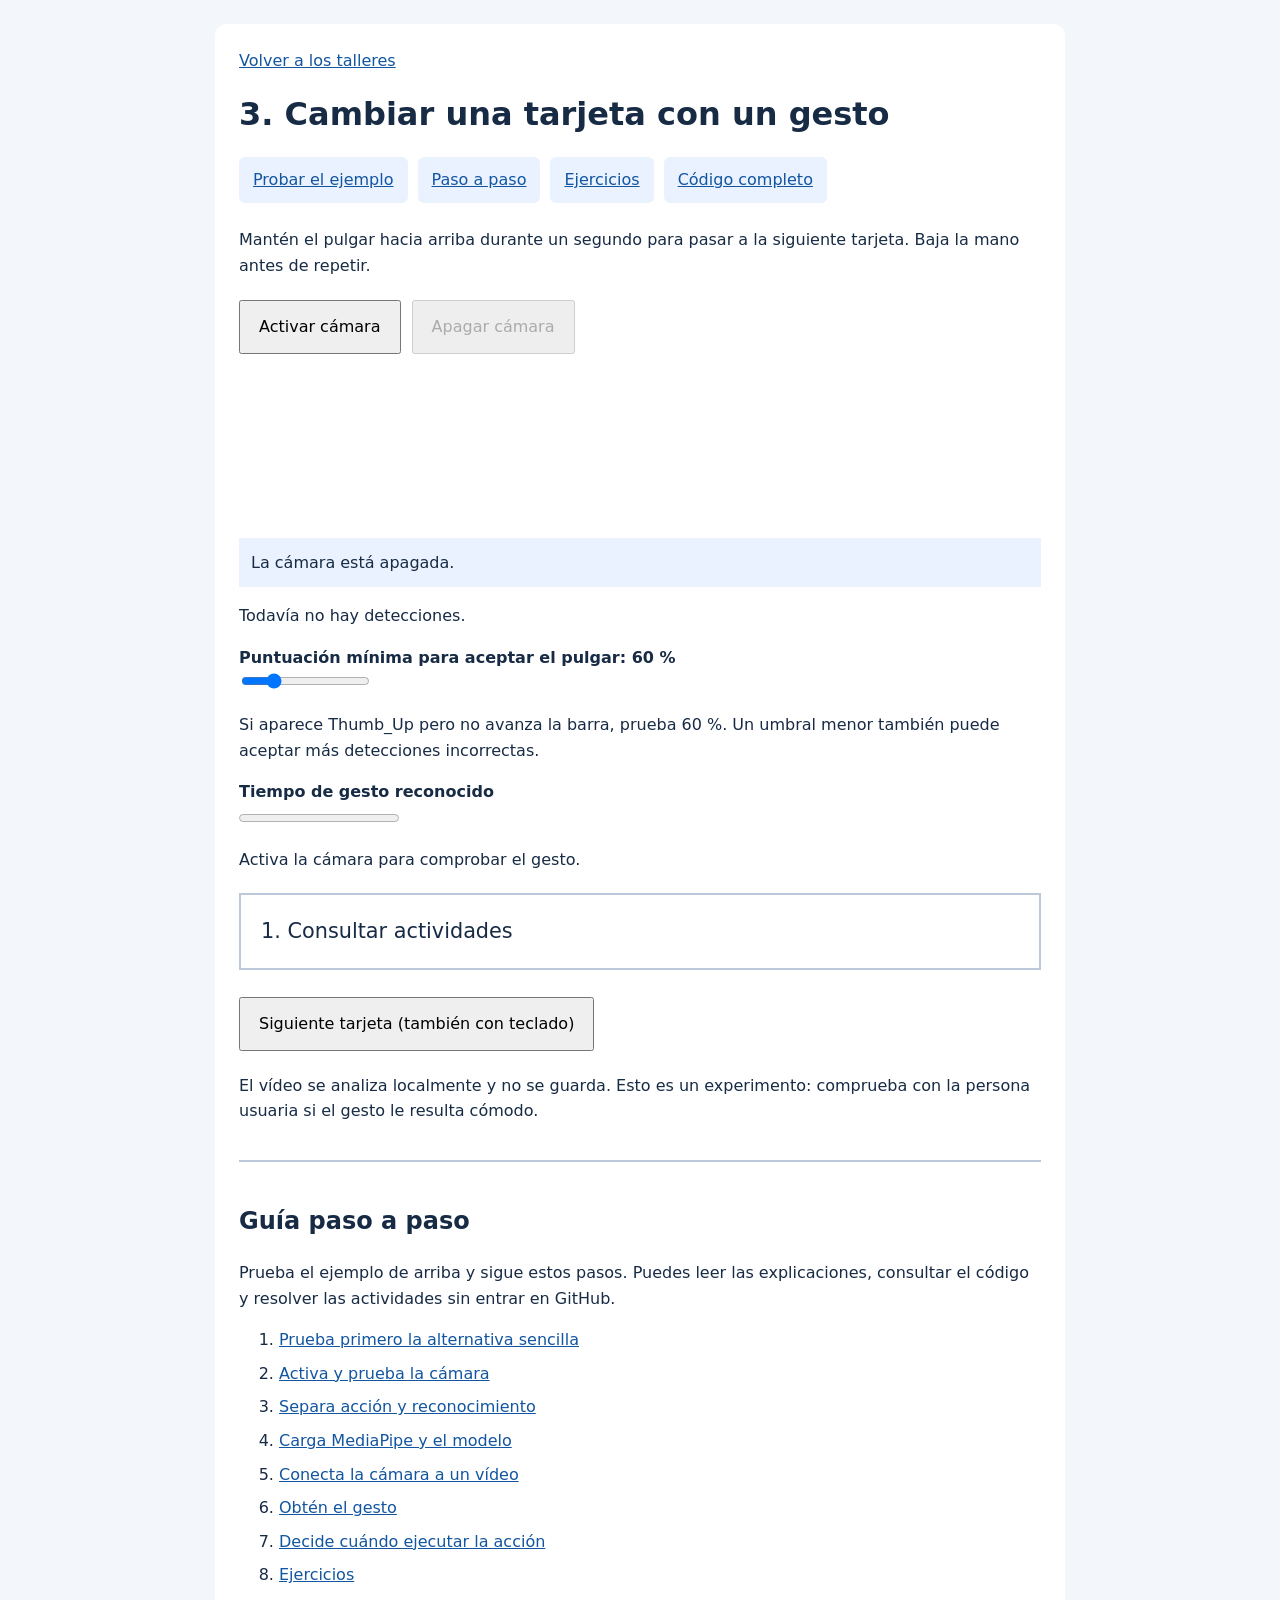
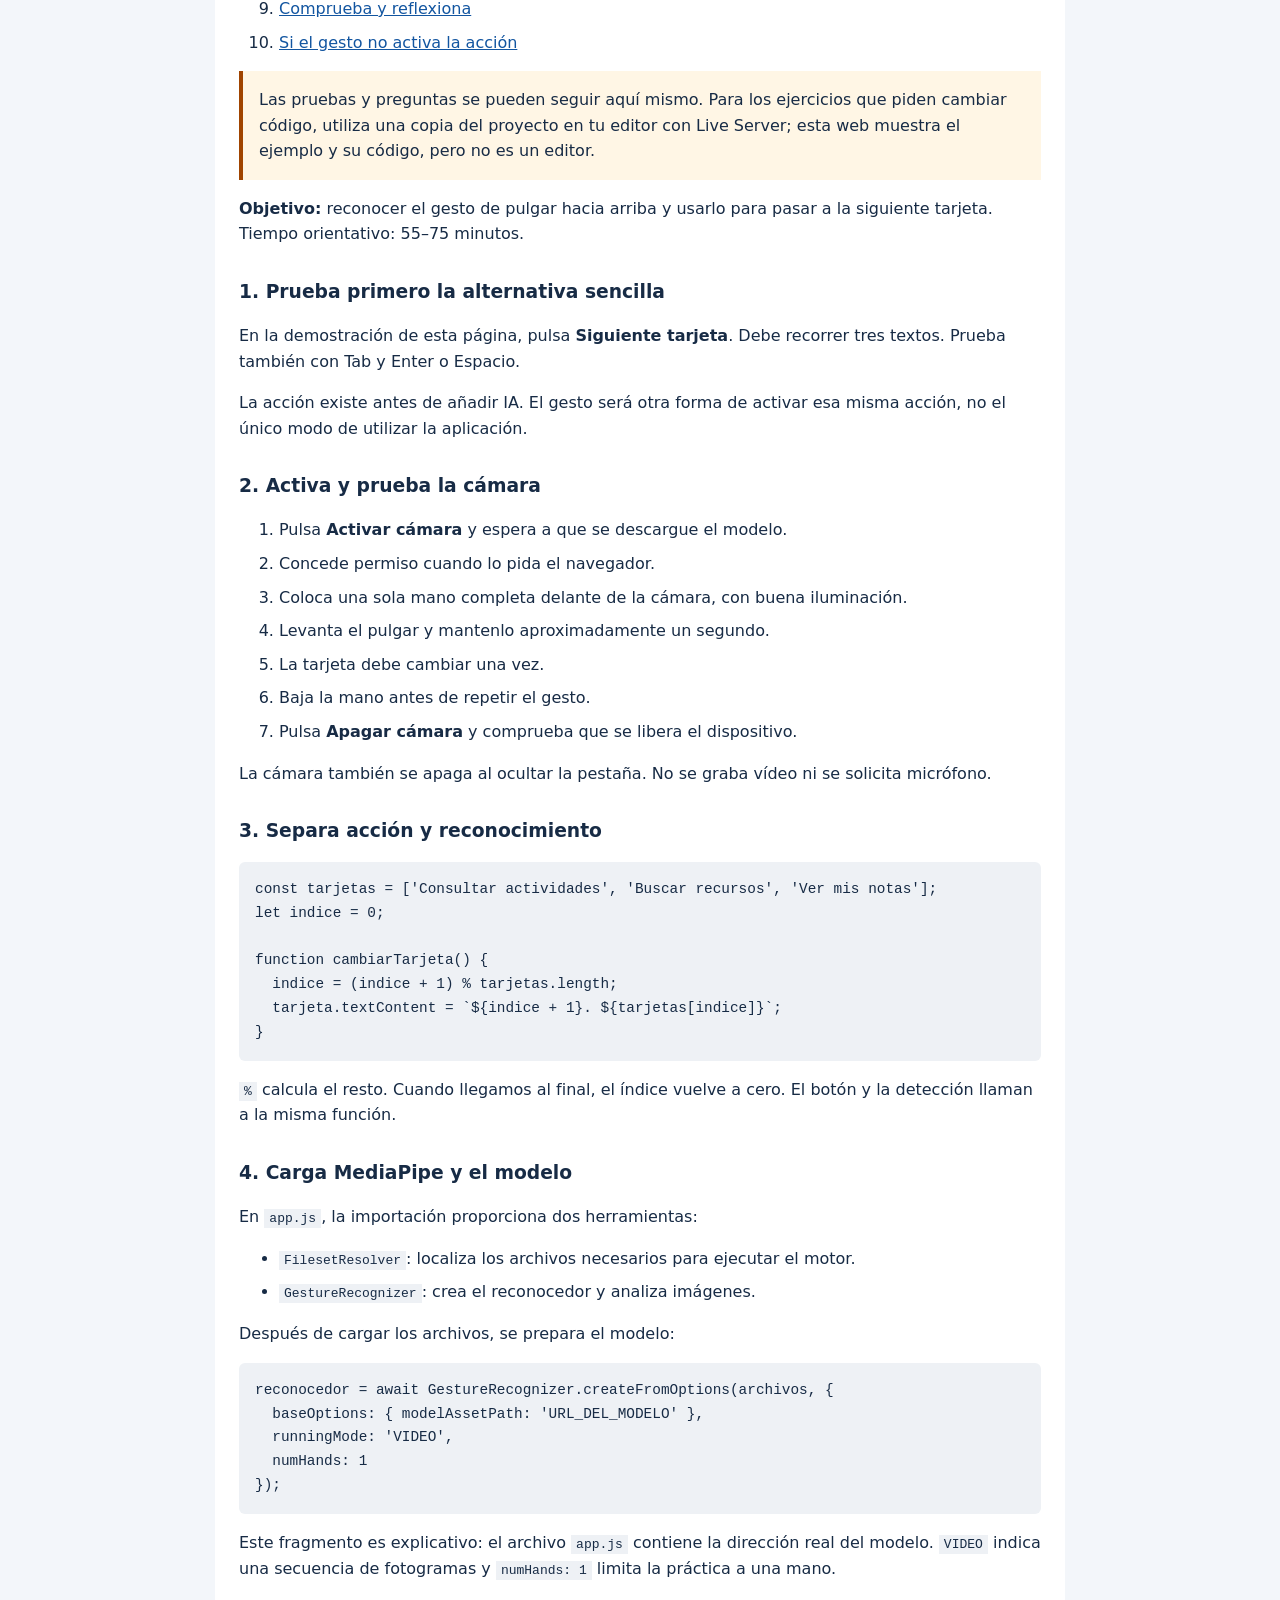
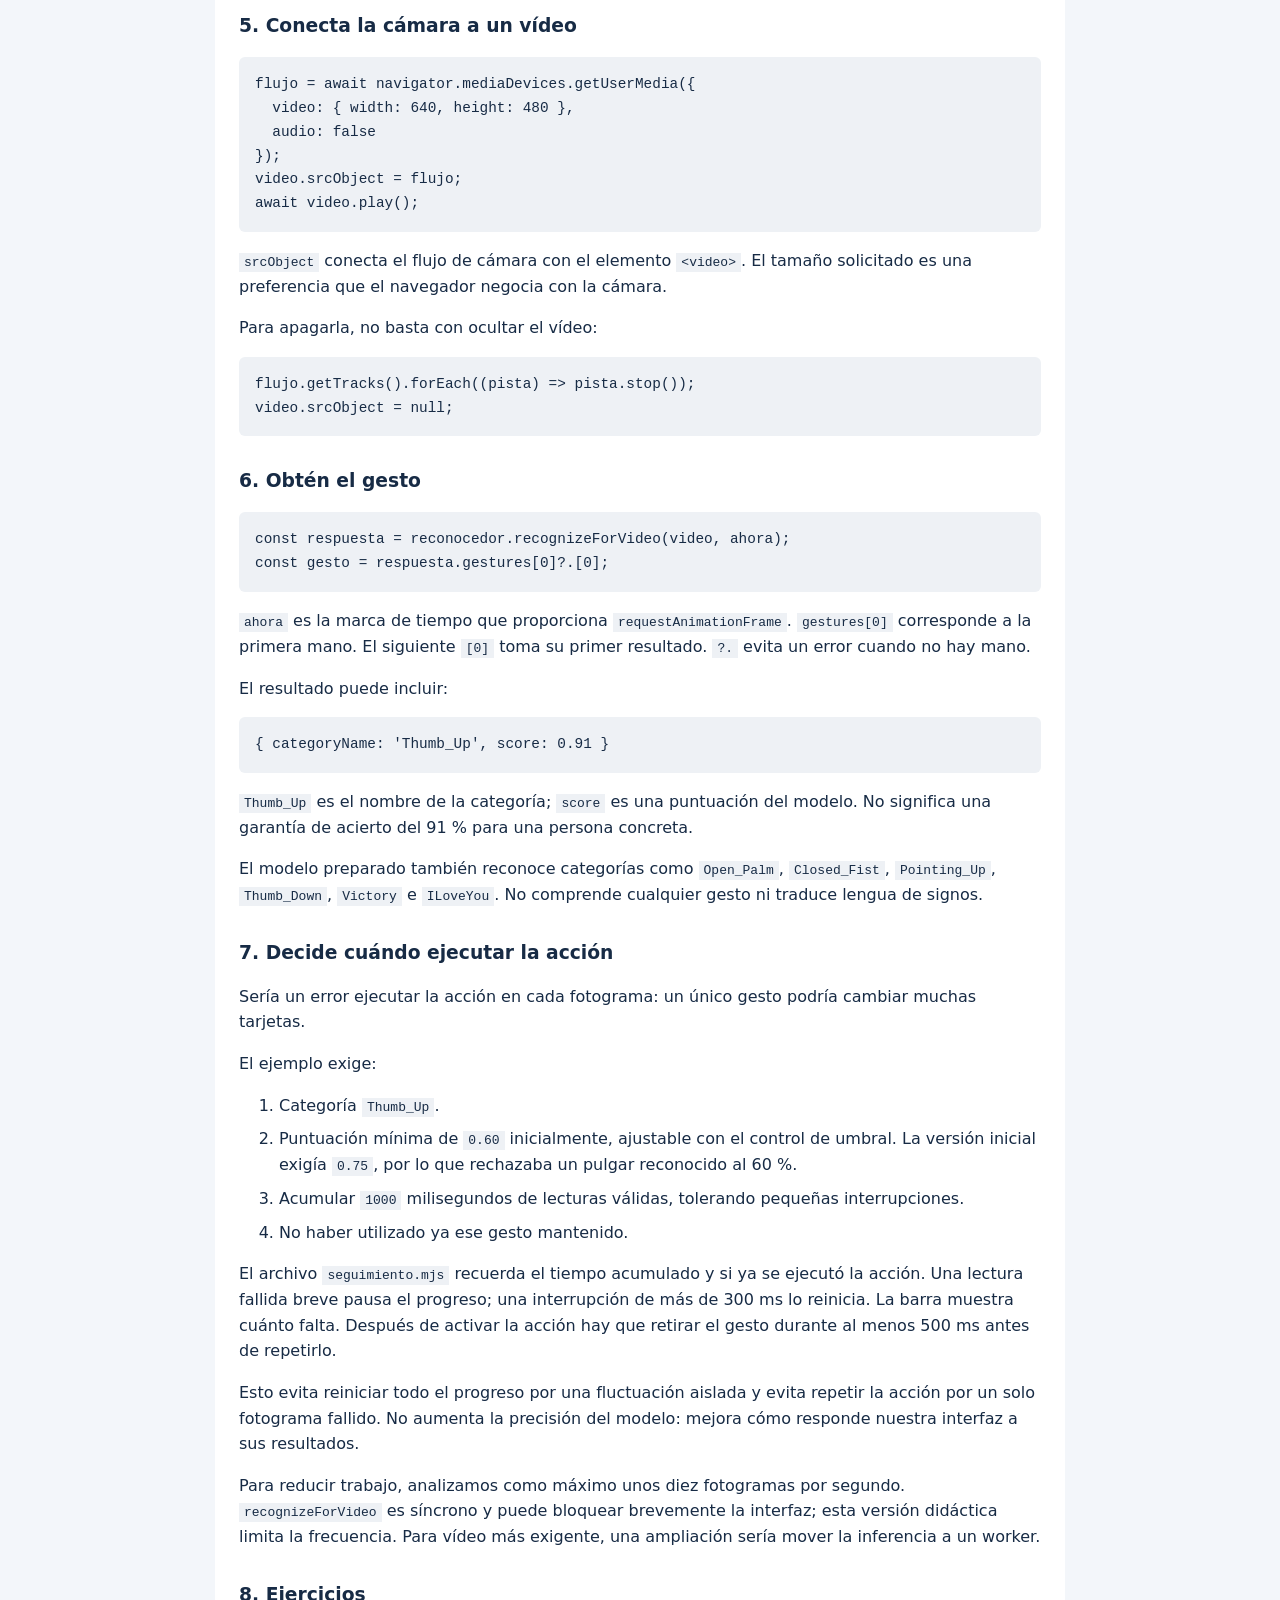
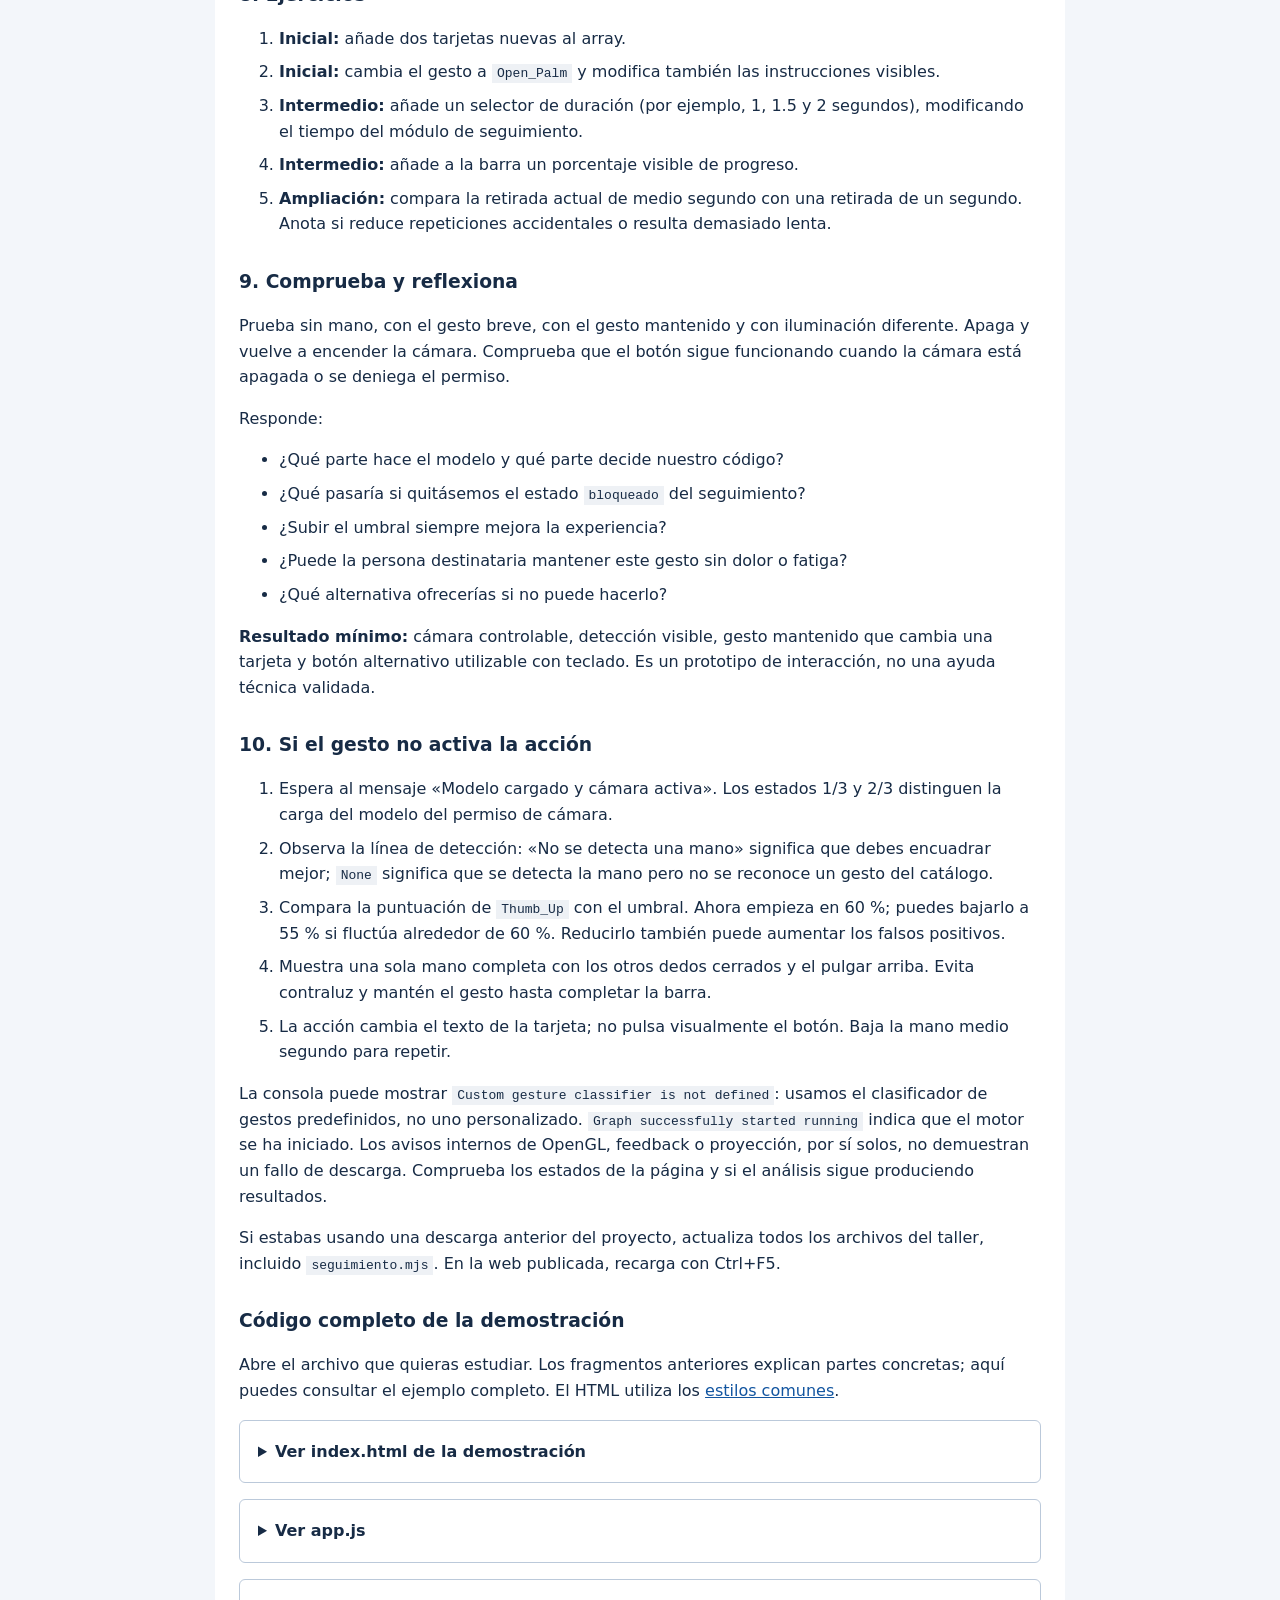
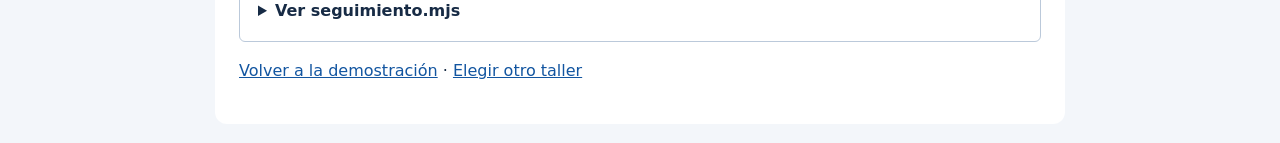
<file: 03-gestos/index.html>
<!doctype html>
<html lang="es">
<head>
  <meta charset="utf-8">
  <meta name="viewport" content="width=device-width, initial-scale=1">
  <title>Taller 3 · Gestos</title>
  <link rel="stylesheet" href="../estilos.css">
  <script type="module" src="app.js"></script>
</head>
<body><main>
  <a href="../">Volver a los talleres</a>
  <h1>3. Cambiar una tarjeta con un gesto</h1>
  <nav class="navegacion-taller" aria-label="Secciones del taller"><a href="#demo">Probar el ejemplo</a><a href="#guia">Paso a paso</a><a href="#ejercicios">Ejercicios</a><a href="#codigo">Código completo</a></nav>
  <section id="demo" aria-label="Demostración interactiva">
  <p>Mantén el pulgar hacia arriba durante un segundo para pasar a la siguiente tarjeta. Baja la mano antes de repetir.</p>
  <button id="iniciar">Activar cámara</button>
  <button id="parar" disabled>Apagar cámara</button>
  <video id="video" autoplay playsinline muted aria-label="Vista previa de la cámara"></video>
  <p id="estado" class="estado" role="status">La cámara está apagada.</p>
  <p id="deteccion">Todavía no hay detecciones.</p>
  <label for="umbral">Puntuación mínima para aceptar el pulgar: <output id="valor-umbral" for="umbral">60 %</output></label>
  <input id="umbral" type="range" min="50" max="95" step="5" value="60" aria-describedby="nota-umbral">
  <p id="nota-umbral">Si aparece Thumb_Up pero no avanza la barra, prueba 60 %. Un umbral menor también puede aceptar más detecciones incorrectas.</p>
  <label for="progreso">Tiempo de gesto reconocido</label>
  <progress id="progreso" max="100" value="0"></progress>
  <p id="ayuda-gesto">Activa la cámara para comprobar el gesto.</p>
  <p id="tarjeta" class="tarjeta" aria-live="polite">1. Consultar actividades</p>
  <button id="siguiente">Siguiente tarjeta (también con teclado)</button>
  <p>El vídeo se analiza localmente y no se guarda. Esto es un experimento: comprueba con la persona usuaria si el gesto le resulta cómodo.</p>
</section>

<section class="guia" id="guia" aria-labelledby="titulo-guia">
  <h2 id="titulo-guia">Guía paso a paso</h2>
  <p>Prueba el ejemplo de arriba y sigue estos pasos. Puedes leer las explicaciones, consultar el código y resolver las actividades sin entrar en GitHub.</p>
  <nav aria-label="Índice de la guía"><ol><li><a href="#paso-1">Prueba primero la alternativa sencilla</a></li><li><a href="#paso-2">Activa y prueba la cámara</a></li><li><a href="#paso-3">Separa acción y reconocimiento</a></li><li><a href="#paso-4">Carga MediaPipe y el modelo</a></li><li><a href="#paso-5">Conecta la cámara a un vídeo</a></li><li><a href="#paso-6">Obtén el gesto</a></li><li><a href="#paso-7">Decide cuándo ejecutar la acción</a></li><li><a href="#ejercicios">Ejercicios</a></li><li><a href="#paso-9">Comprueba y reflexiona</a></li><li><a href="#paso-10">Si el gesto no activa la acción</a></li></ol></nav>
  <p class="nota-guia">Las pruebas y preguntas se pueden seguir aquí mismo. Para los ejercicios que piden cambiar código, utiliza una copia del proyecto en tu editor con Live Server; esta web muestra el ejemplo y su código, pero no es un editor.</p>
  <p><strong>Objetivo:</strong> reconocer el gesto de pulgar hacia arriba y usarlo para pasar a la siguiente tarjeta. Tiempo orientativo: 55–75 minutos.</p>
<h3 id="paso-1">1. Prueba primero la alternativa sencilla</h3>
<p>En la demostración de esta página, pulsa <strong>Siguiente tarjeta</strong>. Debe recorrer tres textos. Prueba también con Tab y Enter o Espacio.</p>
<p>La acción existe antes de añadir IA. El gesto será otra forma de activar esa misma acción, no el único modo de utilizar la aplicación.</p>
<h3 id="paso-2">2. Activa y prueba la cámara</h3>
<ol>
<li>Pulsa <strong>Activar cámara</strong> y espera a que se descargue el modelo.</li>
<li>Concede permiso cuando lo pida el navegador.</li>
<li>Coloca una sola mano completa delante de la cámara, con buena iluminación.</li>
<li>Levanta el pulgar y mantenlo aproximadamente un segundo.</li>
<li>La tarjeta debe cambiar una vez.</li>
<li>Baja la mano antes de repetir el gesto.</li>
<li>Pulsa <strong>Apagar cámara</strong> y comprueba que se libera el dispositivo.</li>
</ol>
<p>La cámara también se apaga al ocultar la pestaña. No se graba vídeo ni se solicita micrófono.</p>
<h3 id="paso-3">3. Separa acción y reconocimiento</h3>
<pre tabindex="0" role="region" aria-label="Ejemplo de código; desplazable horizontalmente"><code class="language-javascript">const tarjetas = [&#39;Consultar actividades&#39;, &#39;Buscar recursos&#39;, &#39;Ver mis notas&#39;];
let indice = 0;

function cambiarTarjeta() {
  indice = (indice + 1) % tarjetas.length;
  tarjeta.textContent = `${indice + 1}. ${tarjetas[indice]}`;
}
</code></pre>
<p><code>%</code> calcula el resto. Cuando llegamos al final, el índice vuelve a cero. El botón y la detección llaman a la misma función.</p>
<h3 id="paso-4">4. Carga MediaPipe y el modelo</h3>
<p>En <code>app.js</code>, la importación proporciona dos herramientas:</p>
<ul>
<li><code>FilesetResolver</code>: localiza los archivos necesarios para ejecutar el motor.</li>
<li><code>GestureRecognizer</code>: crea el reconocedor y analiza imágenes.</li>
</ul>
<p>Después de cargar los archivos, se prepara el modelo:</p>
<pre tabindex="0" role="region" aria-label="Ejemplo de código; desplazable horizontalmente"><code class="language-javascript">reconocedor = await GestureRecognizer.createFromOptions(archivos, {
  baseOptions: { modelAssetPath: &#39;URL_DEL_MODELO&#39; },
  runningMode: &#39;VIDEO&#39;,
  numHands: 1
});
</code></pre>
<p>Este fragmento es explicativo: el archivo <code>app.js</code> contiene la dirección real del modelo. <code>VIDEO</code> indica una secuencia de fotogramas y <code>numHands: 1</code> limita la práctica a una mano.</p>
<h3 id="paso-5">5. Conecta la cámara a un vídeo</h3>
<pre tabindex="0" role="region" aria-label="Ejemplo de código; desplazable horizontalmente"><code class="language-javascript">flujo = await navigator.mediaDevices.getUserMedia({
  video: { width: 640, height: 480 },
  audio: false
});
video.srcObject = flujo;
await video.play();
</code></pre>
<p><code>srcObject</code> conecta el flujo de cámara con el elemento <code>&lt;video&gt;</code>. El tamaño solicitado es una preferencia que el navegador negocia con la cámara.</p>
<p>Para apagarla, no basta con ocultar el vídeo:</p>
<pre tabindex="0" role="region" aria-label="Ejemplo de código; desplazable horizontalmente"><code class="language-javascript">flujo.getTracks().forEach((pista) =&gt; pista.stop());
video.srcObject = null;
</code></pre>
<h3 id="paso-6">6. Obtén el gesto</h3>
<pre tabindex="0" role="region" aria-label="Ejemplo de código; desplazable horizontalmente"><code class="language-javascript">const respuesta = reconocedor.recognizeForVideo(video, ahora);
const gesto = respuesta.gestures[0]?.[0];
</code></pre>
<p><code>ahora</code> es la marca de tiempo que proporciona <code>requestAnimationFrame</code>. <code>gestures[0]</code> corresponde a la primera mano. El siguiente <code>[0]</code> toma su primer resultado. <code>?.</code> evita un error cuando no hay mano.</p>
<p>El resultado puede incluir:</p>
<pre tabindex="0" role="region" aria-label="Ejemplo de código; desplazable horizontalmente"><code class="language-javascript">{ categoryName: &#39;Thumb_Up&#39;, score: 0.91 }
</code></pre>
<p><code>Thumb_Up</code> es el nombre de la categoría; <code>score</code> es una puntuación del modelo. No significa una garantía de acierto del 91 % para una persona concreta.</p>
<p>El modelo preparado también reconoce categorías como <code>Open_Palm</code>, <code>Closed_Fist</code>, <code>Pointing_Up</code>, <code>Thumb_Down</code>, <code>Victory</code> e <code>ILoveYou</code>. No comprende cualquier gesto ni traduce lengua de signos.</p>
<h3 id="paso-7">7. Decide cuándo ejecutar la acción</h3>
<p>Sería un error ejecutar la acción en cada fotograma: un único gesto podría cambiar muchas tarjetas.</p>
<p>El ejemplo exige:</p>
<ol>
<li>Categoría <code>Thumb_Up</code>.</li>
<li>Puntuación mínima de <code>0.60</code> inicialmente, ajustable con el control de umbral. La versión inicial exigía <code>0.75</code>, por lo que rechazaba un pulgar reconocido al 60 %.</li>
<li>Acumular <code>1000</code> milisegundos de lecturas válidas, tolerando pequeñas interrupciones.</li>
<li>No haber utilizado ya ese gesto mantenido.</li>
</ol>
<p>El archivo <code>seguimiento.mjs</code> recuerda el tiempo acumulado y si ya se ejecutó la acción. Una lectura fallida breve pausa el progreso; una interrupción de más de 300 ms lo reinicia. La barra muestra cuánto falta. Después de activar la acción hay que retirar el gesto durante al menos 500 ms antes de repetirlo.</p>
<p>Esto evita reiniciar todo el progreso por una fluctuación aislada y evita repetir la acción por un solo fotograma fallido. No aumenta la precisión del modelo: mejora cómo responde nuestra interfaz a sus resultados.</p>
<p>Para reducir trabajo, analizamos como máximo unos diez fotogramas por segundo. <code>recognizeForVideo</code> es síncrono y puede bloquear brevemente la interfaz; esta versión didáctica limita la frecuencia. Para vídeo más exigente, una ampliación sería mover la inferencia a un worker.</p>
<h3 id="ejercicios">8. Ejercicios</h3>
<ol>
<li><strong>Inicial:</strong> añade dos tarjetas nuevas al array.</li>
<li><strong>Inicial:</strong> cambia el gesto a <code>Open_Palm</code> y modifica también las instrucciones visibles.</li>
<li><strong>Intermedio:</strong> añade un selector de duración (por ejemplo, 1, 1.5 y 2 segundos), modificando el tiempo del módulo de seguimiento.</li>
<li><strong>Intermedio:</strong> añade a la barra un porcentaje visible de progreso.</li>
<li><strong>Ampliación:</strong> compara la retirada actual de medio segundo con una retirada de un segundo. Anota si reduce repeticiones accidentales o resulta demasiado lenta.</li>
</ol>
<h3 id="paso-9">9. Comprueba y reflexiona</h3>
<p>Prueba sin mano, con el gesto breve, con el gesto mantenido y con iluminación diferente. Apaga y vuelve a encender la cámara. Comprueba que el botón sigue funcionando cuando la cámara está apagada o se deniega el permiso.</p>
<p>Responde:</p>
<ul>
<li>¿Qué parte hace el modelo y qué parte decide nuestro código?</li>
<li>¿Qué pasaría si quitásemos el estado <code>bloqueado</code> del seguimiento?</li>
<li>¿Subir el umbral siempre mejora la experiencia?</li>
<li>¿Puede la persona destinataria mantener este gesto sin dolor o fatiga?</li>
<li>¿Qué alternativa ofrecerías si no puede hacerlo?</li>
</ul>
<p><strong>Resultado mínimo:</strong> cámara controlable, detección visible, gesto mantenido que cambia una tarjeta y botón alternativo utilizable con teclado. Es un prototipo de interacción, no una ayuda técnica validada.</p>
<h3 id="paso-10">10. Si el gesto no activa la acción</h3>
<ol>
<li>Espera al mensaje «Modelo cargado y cámara activa». Los estados 1/3 y 2/3 distinguen la carga del modelo del permiso de cámara.</li>
<li>Observa la línea de detección: «No se detecta una mano» significa que debes encuadrar mejor; <code>None</code> significa que se detecta la mano pero no se reconoce un gesto del catálogo.</li>
<li>Compara la puntuación de <code>Thumb_Up</code> con el umbral. Ahora empieza en 60 %; puedes bajarlo a 55 % si fluctúa alrededor de 60 %. Reducirlo también puede aumentar los falsos positivos.</li>
<li>Muestra una sola mano completa con los otros dedos cerrados y el pulgar arriba. Evita contraluz y mantén el gesto hasta completar la barra.</li>
<li>La acción cambia el texto de la tarjeta; no pulsa visualmente el botón. Baja la mano medio segundo para repetir.</li>
</ol>
<p>La consola puede mostrar <code>Custom gesture classifier is not defined</code>: usamos el clasificador de gestos predefinidos, no uno personalizado. <code>Graph successfully started running</code> indica que el motor se ha iniciado. Los avisos internos de OpenGL, feedback o proyección, por sí solos, no demuestran un fallo de descarga. Comprueba los estados de la página y si el análisis sigue produciendo resultados.</p>
<p>Si estabas usando una descarga anterior del proyecto, actualiza todos los archivos del taller, incluido <code>seguimiento.mjs</code>. En la web publicada, recarga con Ctrl+F5.</p>

  <h3 id="codigo">Código completo de la demostración</h3>
  <p>Abre el archivo que quieras estudiar. Los fragmentos anteriores explican partes concretas; aquí puedes consultar el ejemplo completo. El HTML utiliza los <a href="../estilos.css">estilos comunes</a>.</p>
  <details><summary>Ver index.html de la demostración</summary><pre tabindex="0" role="region" aria-label="Código de index.html"><code>&lt;!doctype html&gt;
&lt;html lang=&quot;es&quot;&gt;
&lt;head&gt;
  &lt;meta charset=&quot;utf-8&quot;&gt;
  &lt;meta name=&quot;viewport&quot; content=&quot;width=device-width, initial-scale=1&quot;&gt;
  &lt;title&gt;Taller 3 · Gestos&lt;/title&gt;
  &lt;link rel=&quot;stylesheet&quot; href=&quot;../estilos.css&quot;&gt;
  &lt;script type=&quot;module&quot; src=&quot;app.js&quot;&gt;&lt;/script&gt;
&lt;/head&gt;
&lt;body&gt;&lt;main&gt;
  &lt;a href=&quot;../&quot;&gt;Volver a los talleres&lt;/a&gt;
  &lt;h1&gt;3. Cambiar una tarjeta con un gesto&lt;/h1&gt;
  &lt;p&gt;Mantén el pulgar hacia arriba durante un segundo para pasar a la siguiente tarjeta. Baja la mano antes de repetir.&lt;/p&gt;
  &lt;button id=&quot;iniciar&quot;&gt;Activar cámara&lt;/button&gt;
  &lt;button id=&quot;parar&quot; disabled&gt;Apagar cámara&lt;/button&gt;
  &lt;video id=&quot;video&quot; autoplay playsinline muted aria-label=&quot;Vista previa de la cámara&quot;&gt;&lt;/video&gt;
  &lt;p id=&quot;estado&quot; class=&quot;estado&quot; role=&quot;status&quot;&gt;La cámara está apagada.&lt;/p&gt;
  &lt;p id=&quot;deteccion&quot;&gt;Todavía no hay detecciones.&lt;/p&gt;
  &lt;label for=&quot;umbral&quot;&gt;Puntuación mínima para aceptar el pulgar: &lt;output id=&quot;valor-umbral&quot; for=&quot;umbral&quot;&gt;60 %&lt;/output&gt;&lt;/label&gt;
  &lt;input id=&quot;umbral&quot; type=&quot;range&quot; min=&quot;50&quot; max=&quot;95&quot; step=&quot;5&quot; value=&quot;60&quot; aria-describedby=&quot;nota-umbral&quot;&gt;
  &lt;p id=&quot;nota-umbral&quot;&gt;Si aparece Thumb_Up pero no avanza la barra, prueba 60 %. Un umbral menor también puede aceptar más detecciones incorrectas.&lt;/p&gt;
  &lt;label for=&quot;progreso&quot;&gt;Tiempo de gesto reconocido&lt;/label&gt;
  &lt;progress id=&quot;progreso&quot; max=&quot;100&quot; value=&quot;0&quot;&gt;&lt;/progress&gt;
  &lt;p id=&quot;ayuda-gesto&quot;&gt;Activa la cámara para comprobar el gesto.&lt;/p&gt;
  &lt;p id=&quot;tarjeta&quot; class=&quot;tarjeta&quot; aria-live=&quot;polite&quot;&gt;1. Consultar actividades&lt;/p&gt;
  &lt;button id=&quot;siguiente&quot;&gt;Siguiente tarjeta (también con teclado)&lt;/button&gt;
  &lt;p&gt;El vídeo se analiza localmente y no se guarda. Esto es un experimento: comprueba con la persona usuaria si el gesto le resulta cómodo.&lt;/p&gt;
&lt;/main&gt;&lt;/body&gt;
&lt;/html&gt;
</code></pre></details>
<details><summary>Ver app.js</summary><pre tabindex="0" role="region" aria-label="Código de app.js"><code>import { crearSeguimiento } from './seguimiento.mjs';

const iniciar = document.querySelector('#iniciar');
const parar = document.querySelector('#parar');
const video = document.querySelector('#video');
const estado = document.querySelector('#estado');
const deteccion = document.querySelector('#deteccion');
const tarjeta = document.querySelector('#tarjeta');
const siguiente = document.querySelector('#siguiente');
const umbral = document.querySelector('#umbral');
const valorUmbral = document.querySelector('#valor-umbral');
const progreso = document.querySelector('#progreso');
const ayuda = document.querySelector('#ayuda-gesto');
const tarjetas = ['Consultar actividades', 'Buscar recursos', 'Ver mis notas'];
let indice = 0;
let reconocedor;
let flujo;
let animacion;
let activo = false;
let ultimoFotograma = -1;
let ultimoAnalisis = 0;
let seguimiento = crearSeguimiento();
umbral.addEventListener('input', () =&gt; {
  valorUmbral.textContent = `${umbral.value} %`;
  seguimiento = crearSeguimiento();
  progreso.value = 0;
});

// 1. La acción está separada de la IA: también funciona con un botón normal.
function cambiarTarjeta() {
  indice = (indice + 1) % tarjetas.length;
  tarjeta.textContent = `${indice + 1}. ${tarjetas[indice]}`;
}
siguiente.addEventListener('click', cambiarTarjeta);

// 2. Descargamos el modelo antes de pedir la cámara.
iniciar.addEventListener('click', async () =&gt; {
  iniciar.disabled = true;
  estado.textContent = '1/3. Descargando y preparando el modelo de gestos…';
  try {
    if (!navigator.mediaDevices?.getUserMedia) {
      throw new Error('Abre la página en localhost o HTTPS y utiliza un navegador compatible.');
    }
    if (!reconocedor) {
      const { FilesetResolver, GestureRecognizer } = await import(
        'https://cdn.jsdelivr.net/npm/@mediapipe/tasks-vision@0.10.22-rc.20250304/vision_bundle.mjs'
      );
      const archivos = await FilesetResolver.forVisionTasks(
        'https://cdn.jsdelivr.net/npm/@mediapipe/tasks-vision@0.10.22-rc.20250304/wasm'
      );
      reconocedor = await GestureRecognizer.createFromOptions(archivos, {
        baseOptions: {
          modelAssetPath: 'https://storage.googleapis.com/mediapipe-models/gesture_recognizer/gesture_recognizer/float16/1/gesture_recognizer.task'
        },
        runningMode: 'VIDEO',
        numHands: 1
      });
    }
    estado.textContent = '2/3. Modelo cargado. Esperando permiso para abrir la cámara…';
    flujo = await navigator.mediaDevices.getUserMedia({ video: { width: 640, height: 480 }, audio: false });
    video.srcObject = flujo;
    await video.play();
    activo = true;
    parar.disabled = false;
    estado.textContent = '3/3. Modelo cargado y cámara activa. Se está analizando el vídeo.';
    animacion = requestAnimationFrame(analizar);
  } catch (error) {
    apagar();
    console.error(error);
    estado.textContent = `No se pudo activar: ${error.message}. Puedes usar el botón Siguiente.`;
  }
});

// 3. Analizamos como máximo unas 10 imágenes por segundo.
function analizar(ahora) {
  if (!activo) return;
  try {
    if (video.readyState &gt;= 2 &amp;&amp; video.currentTime !== ultimoFotograma &amp;&amp; ahora - ultimoAnalisis &gt;= 100) {
      ultimoFotograma = video.currentTime;
      ultimoAnalisis = ahora;
      const respuesta = reconocedor.recognizeForVideo(video, ahora);
      const gesto = respuesta.gestures[0]?.[0];
      const hayMano = respuesta.landmarks.length &gt; 0;
      deteccion.textContent = !hayMano ? 'No se detecta una mano.'
        : `Mano detectada. Gesto: ${gesto?.categoryName ?? 'None'}. Puntuación: ${Math.round((gesto?.score ?? 0) * 100)} %. Umbral: ${umbral.value} %.`;
      // 4. Sumamos tiempo válido sin perderlo por una fluctuación muy breve.
      const valido = gesto?.categoryName === 'Thumb_Up' &amp;&amp; gesto.score &gt;= Number(umbral.value) / 100;
      const paso = seguimiento(valido, ahora);
      progreso.value = paso.progreso;
      if (paso.activar) {
        cambiarTarjeta();
        estado.textContent = 'Tarjeta cambiada mediante el gesto. Retira el pulgar medio segundo para repetir.';
      }
      ayuda.textContent = paso.bloqueado ? 'Acción realizada. Baja la mano durante medio segundo.'
        : !hayMano ? 'Muestra la mano completa, con luz de frente y los dedos dentro del vídeo.'
        : gesto?.categoryName !== 'Thumb_Up' ? 'Se ve la mano, pero no el pulgar levantado. Cierra los otros dedos y orienta la mano hacia la cámara.'
        : !valido ? 'Pulgar reconocido, pero por debajo del umbral. Mejora la posición o prueba a bajar el umbral a 60 %.'
        : 'Pulgar reconocido. Mantenlo hasta completar la barra.';
    }
    animacion = requestAnimationFrame(analizar);
  } catch (error) {
    apagar();
    console.error(error);
    estado.textContent = 'Se ha detenido la detección. Puedes reintentar o utilizar el botón Siguiente.';
  }
}

// 5. Detener el vídeo no basta: hay que detener sus pistas.
function apagar() {
  activo = false;
  cancelAnimationFrame(animacion);
  flujo?.getTracks().forEach((pista) =&gt; pista.stop());
  video.srcObject = null;
  seguimiento = crearSeguimiento();
  progreso.value = 0;
  ayuda.textContent = 'Activa la cámara para comprobar el gesto.';
  ultimoFotograma = -1;
  iniciar.disabled = false;
  parar.disabled = true;
  estado.textContent = 'La cámara está apagada.';
  deteccion.textContent = 'No se está analizando vídeo.';
}
parar.addEventListener('click', apagar);
document.addEventListener('visibilitychange', () =&gt; {
  if (document.hidden &amp;&amp; activo) apagar();
});
window.addEventListener('pagehide', apagar);
</code></pre></details>
<details><summary>Ver seguimiento.mjs</summary><pre tabindex="0" role="region" aria-label="Código de seguimiento.mjs"><code>// Decide cuándo actuar a partir de lecturas del modelo. No usa cámara ni DOM.
export function crearSeguimiento() {
  let acumulado = 0;
  let anterior = null;
  let anteriorValido = false;
  let ultimoValido = null;
  let bloqueado = false;
  let inicioAusencia = null;

  return function actualizar(valido, ahora) {
    let activar = false;
    if (bloqueado) {
      if (valido) inicioAusencia = null;
      else {
        if (inicioAusencia === null) inicioAusencia = ahora;
        // Medio segundo sin pulgar evita repetir por una sola lectura fallida.
        if (ahora - inicioAusencia &gt;= 500) {
          bloqueado = false;
          acumulado = 0;
          ultimoValido = null;
        }
      }
    } else if (valido) {
      // Reiniciamos si hay una interrupción larga, pero toleramos hasta 300 ms.
      if (ultimoValido === null || ahora - ultimoValido &gt; 300) acumulado = 0;
      else if (anteriorValido) acumulado += ahora - anterior;
      ultimoValido = ahora;
      inicioAusencia = null;
      if (acumulado &gt;= 1000) {
        activar = true;
        bloqueado = true;
      }
    } else if (ultimoValido !== null &amp;&amp; ahora - ultimoValido &gt; 300) {
      acumulado = 0;
    }
    anterior = ahora;
    anteriorValido = valido;
    return { activar, bloqueado, progreso: bloqueado ? 100 : Math.min(100, acumulado / 10) };
  };
}
</code></pre></details>
  <p><a href="#demo">Volver a la demostración</a> · <a href="../">Elegir otro taller</a></p>
</section>
</main></body>
</html>
</file>
<file: estilos.css>
:root { font-family: system-ui, sans-serif; color: #172b45; background: #f3f6fa; }
body { max-width: 850px; margin: auto; padding: 24px; line-height: 1.6; }
main { background: white; padding: 24px; border-radius: 12px; }
h1 { line-height: 1.2; }
a { color: #1255a0; }
button, input, textarea { font: inherit; }
button { padding: 12px 18px; margin: 6px 6px 6px 0; cursor: pointer; }
button:disabled { cursor: wait; }
:focus-visible { outline: 3px solid #a04400; outline-offset: 3px; }
label { display: block; font-weight: bold; margin-top: 16px; }
textarea { box-sizing: border-box; width: 100%; min-height: 170px; padding: 12px; }
input { max-width: 100%; }
video, img { display: block; max-width: 100%; max-height: 360px; margin: 12px 0; }
audio { max-width: 100%; }
.estado { padding: 12px; background: #eaf2ff; min-height: 1.6em; }
.tarjeta { border: 2px solid #bbc9da; padding: 20px; font-size: 1.3rem; }
code { background: #eef1f5; padding: 2px 5px; }
[hidden] { display: none !important; }
@media (max-width: 500px) { body { padding: 12px; } main { padding: 16px; } }
.navegacion-taller { display: flex; flex-wrap: wrap; gap: 10px; margin: 24px 0; }
.navegacion-taller a { padding: 10px 14px; background: #eaf2ff; border-radius: 6px; }
.guia { border-top: 2px solid #bbc9da; margin-top: 36px; padding-top: 20px; }
.guia h3 { margin-top: 32px; line-height: 1.35; }
.guia p, .guia li { overflow-wrap: anywhere; }
.guia li { margin-bottom: 8px; }
.guia pre { max-width: 100%; overflow-x: auto; padding: 16px; background: #eef1f5; border-radius: 6px; font-size: .9rem; line-height: 1.65; }
.guia pre code { padding: 0; background: none; white-space: pre; }
.guia details { margin: 16px 0; border: 1px solid #bbc9da; padding: 12px; border-radius: 6px; }
.guia summary { cursor: pointer; font-weight: bold; padding: 6px; }
.nota-guia { background: #fff6e5; border-left: 4px solid #a04400; padding: 16px; }
[id] { scroll-margin-top: 20px; }
@media print {
  body { max-width: none; background: white; padding: 0; }
  main { padding: 0; }
  .navegacion-taller, #demo, .guia details { display: none; }
  .guia { border: 0; margin: 0; }
  .guia pre, .guia pre code { white-space: pre-wrap; overflow-wrap: anywhere; }
}
</file>
